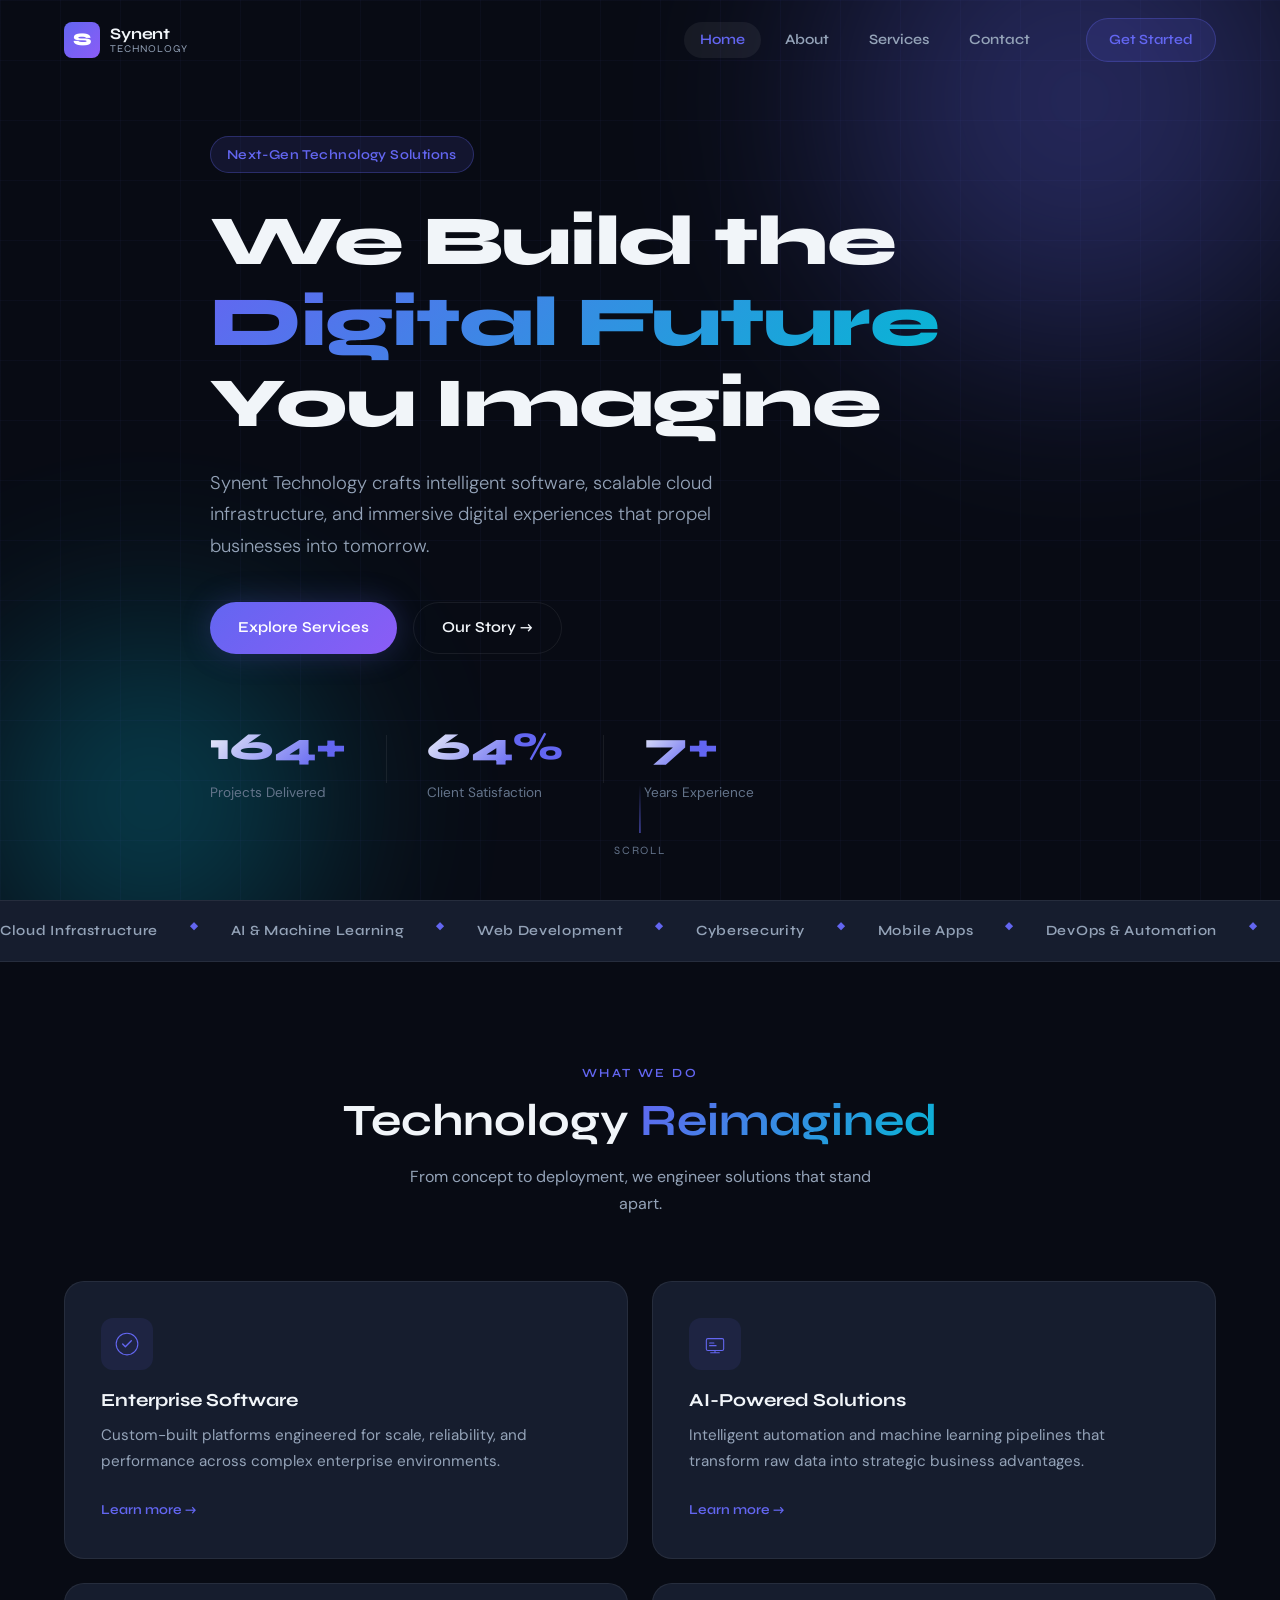
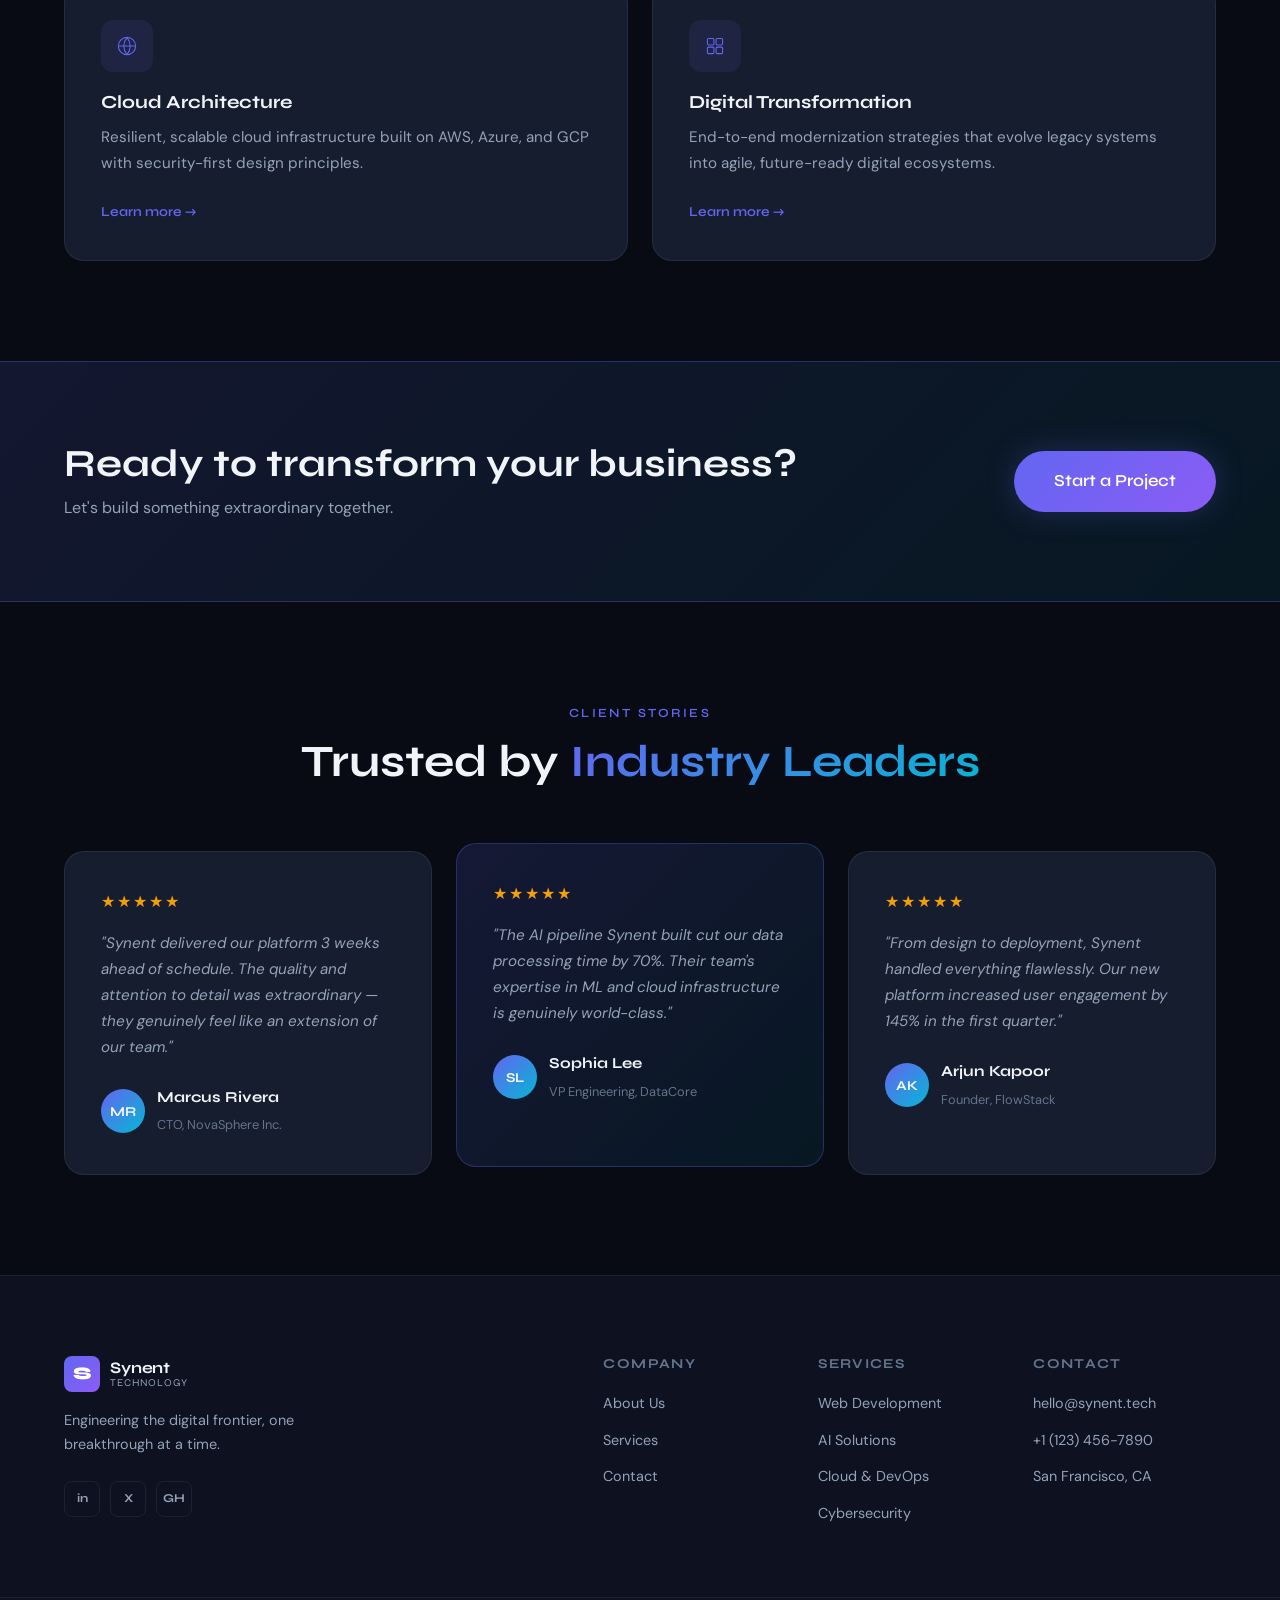
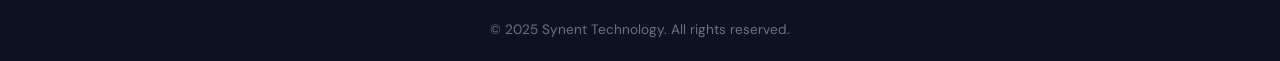
<file: index.html>
<!DOCTYPE html>
<html lang="en">
<head>
  <meta charset="UTF-8" />
  <meta name="viewport" content="width=device-width, initial-scale=1.0" />
  <title>Synent Technology — Home</title>
  <link rel="stylesheet" href="style.css" />
  <link href="https://fonts.googleapis.com/css2?family=Syne:wght@400;600;700;800&family=DM+Sans:ital,wght@0,300;0,400;0,500;1,300&display=swap" rel="stylesheet" />
</head>
<body class="page-home">

  <!-- NAV -->
  <header class="site-header" id="site-header">
    <div class="container nav-inner">
      <a href="index.html" class="logo">
        <span class="logo-mark">S</span>
        <span class="logo-text">Synent<em>Technology</em></span>
      </a>
      <nav class="nav-links" id="nav-links">
        <a href="index.html" class="nav-link active">Home</a>
        <a href="about.html" class="nav-link">About</a>
        <a href="services.html" class="nav-link">Services</a>
        <a href="contact.html" class="nav-link">Contact</a>
      </nav>
      <a href="contact.html" class="btn btn-nav">Get Started</a>
      <button class="hamburger" id="hamburger" aria-label="Menu">
        <span></span><span></span><span></span>
      </button>
    </div>
  </header>

  <!-- HERO -->
  <section class="hero">
    <div class="hero-bg">
      <div class="orb orb-1"></div>
      <div class="orb orb-2"></div>
      <div class="grid-overlay"></div>
    </div>
    <div class="container hero-content">
      <div class="hero-badge reveal">Next-Gen Technology Solutions</div>
      <h1 class="hero-title reveal">
        We Build the<br/>
        <span class="gradient-text">Digital Future</span><br/>
        You Imagine
      </h1>
      <p class="hero-sub reveal">
        Synent Technology crafts intelligent software, scalable cloud infrastructure,
        and immersive digital experiences that propel businesses into tomorrow.
      </p>
      <div class="hero-cta reveal">
        <a href="services.html" class="btn btn-primary">Explore Services</a>
        <a href="about.html" class="btn btn-ghost">Our Story →</a>
      </div>
      <div class="hero-stats reveal">
        <div class="stat"><span class="stat-num" data-target="250">0</span><span>+</span><p>Projects Delivered</p></div>
        <div class="stat-divider"></div>
        <div class="stat"><span class="stat-num" data-target="98">0</span><span>%</span><p>Client Satisfaction</p></div>
        <div class="stat-divider"></div>
        <div class="stat"><span class="stat-num" data-target="12">0</span><span>+</span><p>Years Experience</p></div>
      </div>
    </div>
    <div class="hero-scroll-indicator">
      <div class="scroll-line"></div>
      <span>Scroll</span>
    </div>
  </section>

  <!-- MARQUEE -->
  <div class="marquee-band">
    <div class="marquee-track">
      <span>Cloud Infrastructure</span><span class="dot">◆</span>
      <span>AI & Machine Learning</span><span class="dot">◆</span>
      <span>Web Development</span><span class="dot">◆</span>
      <span>Cybersecurity</span><span class="dot">◆</span>
      <span>Mobile Apps</span><span class="dot">◆</span>
      <span>DevOps & Automation</span><span class="dot">◆</span>
      <span>UI/UX Design</span><span class="dot">◆</span>
      <span>Data Analytics</span><span class="dot">◆</span>
      <!-- repeat -->
      <span>Cloud Infrastructure</span><span class="dot">◆</span>
      <span>AI & Machine Learning</span><span class="dot">◆</span>
      <span>Web Development</span><span class="dot">◆</span>
      <span>Cybersecurity</span><span class="dot">◆</span>
      <span>Mobile Apps</span><span class="dot">◆</span>
      <span>DevOps & Automation</span><span class="dot">◆</span>
      <span>UI/UX Design</span><span class="dot">◆</span>
      <span>Data Analytics</span><span class="dot">◆</span>
    </div>
  </div>

  <!-- FEATURES -->
  <section class="section features-section">
    <div class="container">
      <div class="section-header">
        <p class="section-tag">What We Do</p>
        <h2 class="section-title">Technology <span class="gradient-text">Reimagined</span></h2>
        <p class="section-sub">From concept to deployment, we engineer solutions that stand apart.</p>
      </div>
      <div class="features-grid">
        <div class="feature-card reveal-card">
          <div class="feature-icon">
            <svg viewBox="0 0 48 48" fill="none"><circle cx="24" cy="24" r="20" stroke="currentColor" stroke-width="2"/><path d="M16 24l5 5 11-11" stroke="currentColor" stroke-width="2.5" stroke-linecap="round" stroke-linejoin="round"/></svg>
          </div>
          <h3>Enterprise Software</h3>
          <p>Custom-built platforms engineered for scale, reliability, and performance across complex enterprise environments.</p>
          <a href="services.html" class="card-link">Learn more →</a>
        </div>
        <div class="feature-card reveal-card">
          <div class="feature-icon">
            <svg viewBox="0 0 48 48" fill="none"><rect x="8" y="14" width="32" height="22" rx="3" stroke="currentColor" stroke-width="2"/><path d="M24 36v4M16 40h16" stroke="currentColor" stroke-width="2" stroke-linecap="round"/><path d="M14 22h8M14 27h12" stroke="currentColor" stroke-width="2" stroke-linecap="round"/></svg>
          </div>
          <h3>AI-Powered Solutions</h3>
          <p>Intelligent automation and machine learning pipelines that transform raw data into strategic business advantages.</p>
          <a href="services.html" class="card-link">Learn more →</a>
        </div>
        <div class="feature-card reveal-card">
          <div class="feature-icon">
            <svg viewBox="0 0 48 48" fill="none"><path d="M24 8C15.2 8 8 15.2 8 24s7.2 16 16 16 16-7.2 16-16S32.8 8 24 8z" stroke="currentColor" stroke-width="2"/><path d="M8 24h32M24 8c-4 5-6 10-6 16s2 11 6 16M24 8c4 5 6 10 6 16s-2 11-6 16" stroke="currentColor" stroke-width="2"/></svg>
          </div>
          <h3>Cloud Architecture</h3>
          <p>Resilient, scalable cloud infrastructure built on AWS, Azure, and GCP with security-first design principles.</p>
          <a href="services.html" class="card-link">Learn more →</a>
        </div>
        <div class="feature-card reveal-card">
          <div class="feature-icon">
            <svg viewBox="0 0 48 48" fill="none"><rect x="10" y="10" width="12" height="12" rx="2" stroke="currentColor" stroke-width="2"/><rect x="26" y="10" width="12" height="12" rx="2" stroke="currentColor" stroke-width="2"/><rect x="10" y="26" width="12" height="12" rx="2" stroke="currentColor" stroke-width="2"/><rect x="26" y="26" width="12" height="12" rx="2" stroke="currentColor" stroke-width="2"/></svg>
          </div>
          <h3>Digital Transformation</h3>
          <p>End-to-end modernization strategies that evolve legacy systems into agile, future-ready digital ecosystems.</p>
          <a href="services.html" class="card-link">Learn more →</a>
        </div>
      </div>
    </div>
  </section>

  <!-- CTA BANNER -->
  <section class="cta-band">
    <div class="container cta-inner">
      <div class="cta-text">
        <h2>Ready to transform your business?</h2>
        <p>Let's build something extraordinary together.</p>
      </div>
      <a href="contact.html" class="btn btn-primary btn-lg">Start a Project</a>
    </div>
  </section>

  <!-- TESTIMONIAL -->
  <section class="section testimonials-section">
    <div class="container">
      <div class="section-header">
        <p class="section-tag">Client Stories</p>
        <h2 class="section-title">Trusted by <span class="gradient-text">Industry Leaders</span></h2>
      </div>
      <div class="testimonials-grid">
        <div class="testimonial-card">
          <div class="stars">★★★★★</div>
          <p>"Synent delivered our platform 3 weeks ahead of schedule. The quality and attention to detail was extraordinary — they genuinely feel like an extension of our team."</p>
          <div class="testimonial-author">
            <div class="author-avatar">MR</div>
            <div><strong>Marcus Rivera</strong><span>CTO, NovaSphere Inc.</span></div>
          </div>
        </div>
        <div class="testimonial-card testimonial-featured">
          <div class="stars">★★★★★</div>
          <p>"The AI pipeline Synent built cut our data processing time by 70%. Their team's expertise in ML and cloud infrastructure is genuinely world-class."</p>
          <div class="testimonial-author">
            <div class="author-avatar">SL</div>
            <div><strong>Sophia Lee</strong><span>VP Engineering, DataCore</span></div>
          </div>
        </div>
        <div class="testimonial-card">
          <div class="stars">★★★★★</div>
          <p>"From design to deployment, Synent handled everything flawlessly. Our new platform increased user engagement by 145% in the first quarter."</p>
          <div class="testimonial-author">
            <div class="author-avatar">AK</div>
            <div><strong>Arjun Kapoor</strong><span>Founder, FlowStack</span></div>
          </div>
        </div>
      </div>
    </div>
  </section>

  <!-- FOOTER -->
  <footer class="site-footer">
    <div class="container footer-inner">
      <div class="footer-brand">
        <a href="index.html" class="logo">
          <span class="logo-mark">S</span>
          <span class="logo-text">Synent<em>Technology</em></span>
        </a>
        <p>Engineering the digital frontier, one breakthrough at a time.</p>
        <div class="social-links">
          <a href="#" aria-label="LinkedIn">in</a>
          <a href="#" aria-label="Twitter">X</a>
          <a href="#" aria-label="GitHub">GH</a>
        </div>
      </div>
      <div class="footer-links">
        <div class="footer-col">
          <h4>Company</h4>
          <a href="about.html">About Us</a>
          <a href="services.html">Services</a>
          <a href="contact.html">Contact</a>
        </div>
        <div class="footer-col">
          <h4>Services</h4>
          <a href="services.html">Web Development</a>
          <a href="services.html">AI Solutions</a>
          <a href="services.html">Cloud & DevOps</a>
          <a href="services.html">Cybersecurity</a>
        </div>
        <div class="footer-col">
          <h4>Contact</h4>
          <a href="mailto:hello@synent.tech">hello@synent.tech</a>
          <a href="tel:+11234567890">+1 (123) 456-7890</a>
          <span>San Francisco, CA</span>
        </div>
      </div>
    </div>
    <div class="footer-bottom">
      <p>© 2025 Synent Technology. All rights reserved.</p>
    </div>
  </footer>

  <script src="script.js"></script>
</body>
</html>
</file>
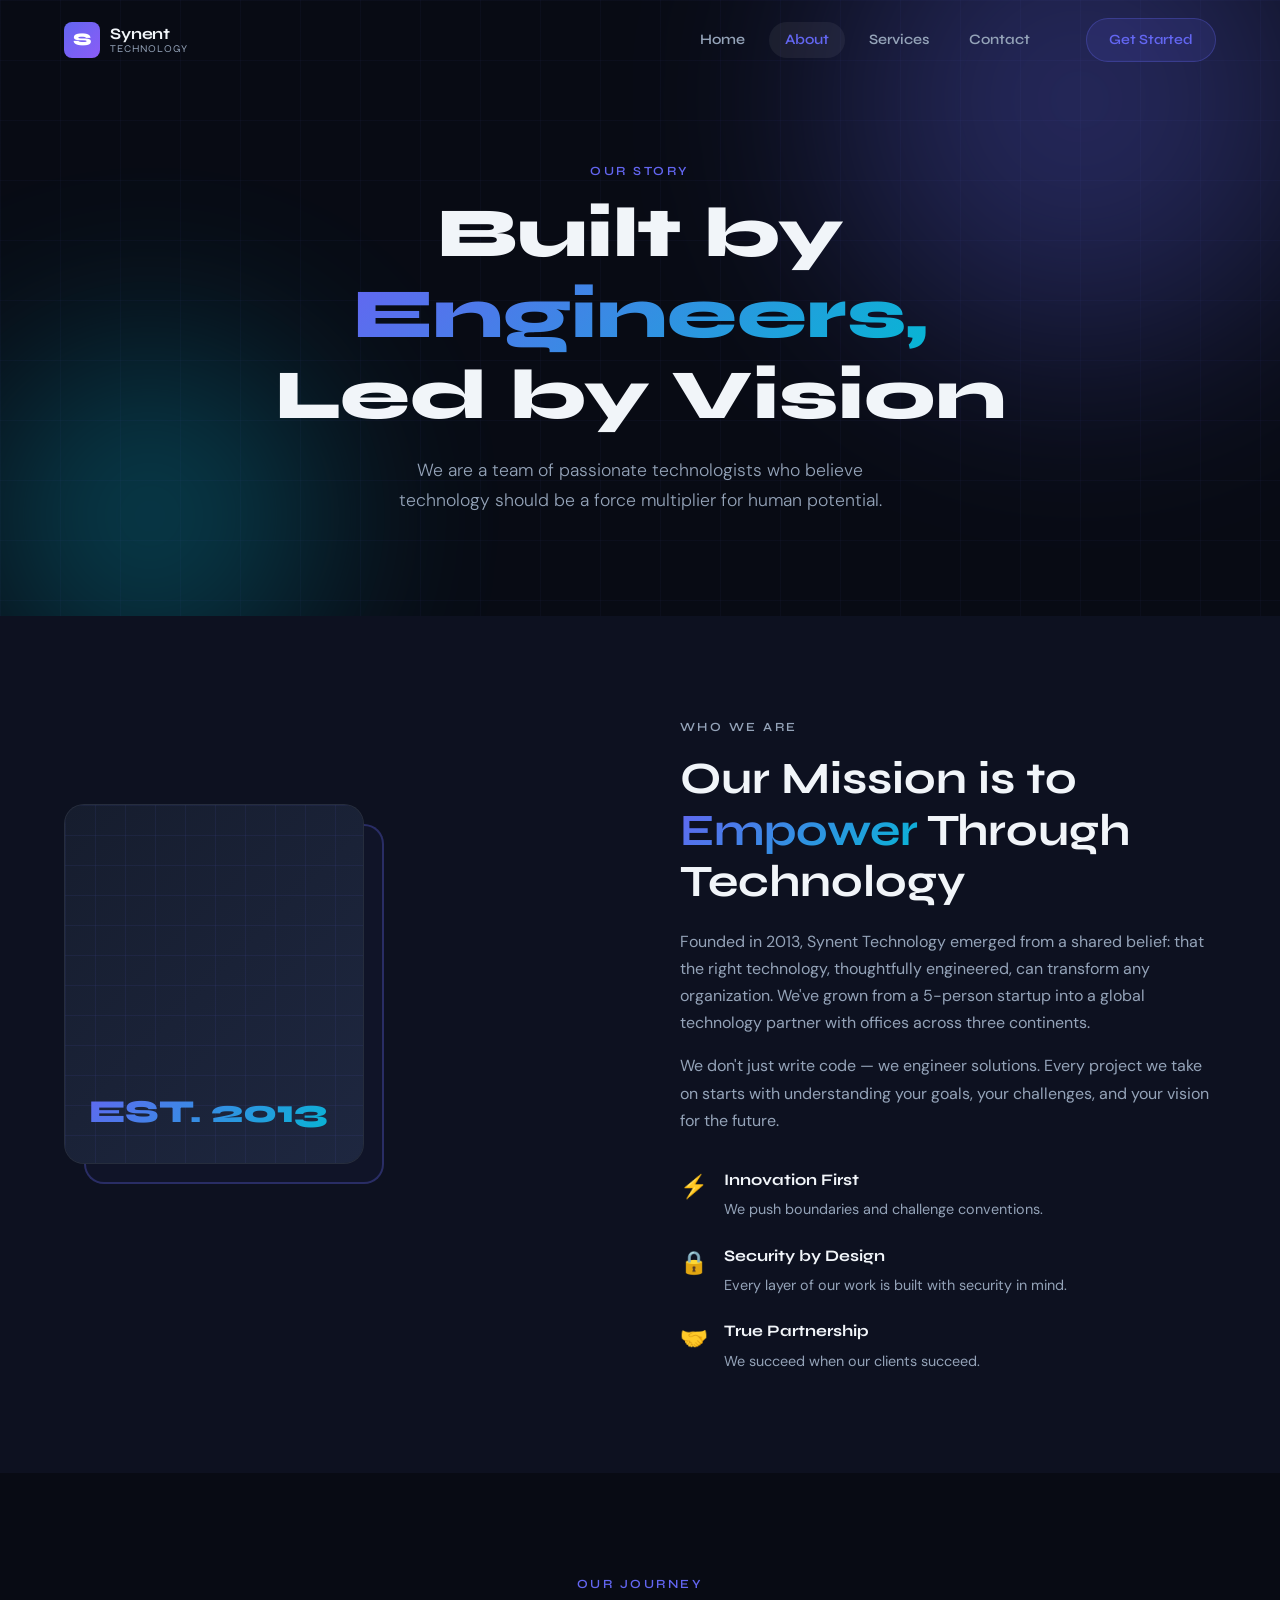
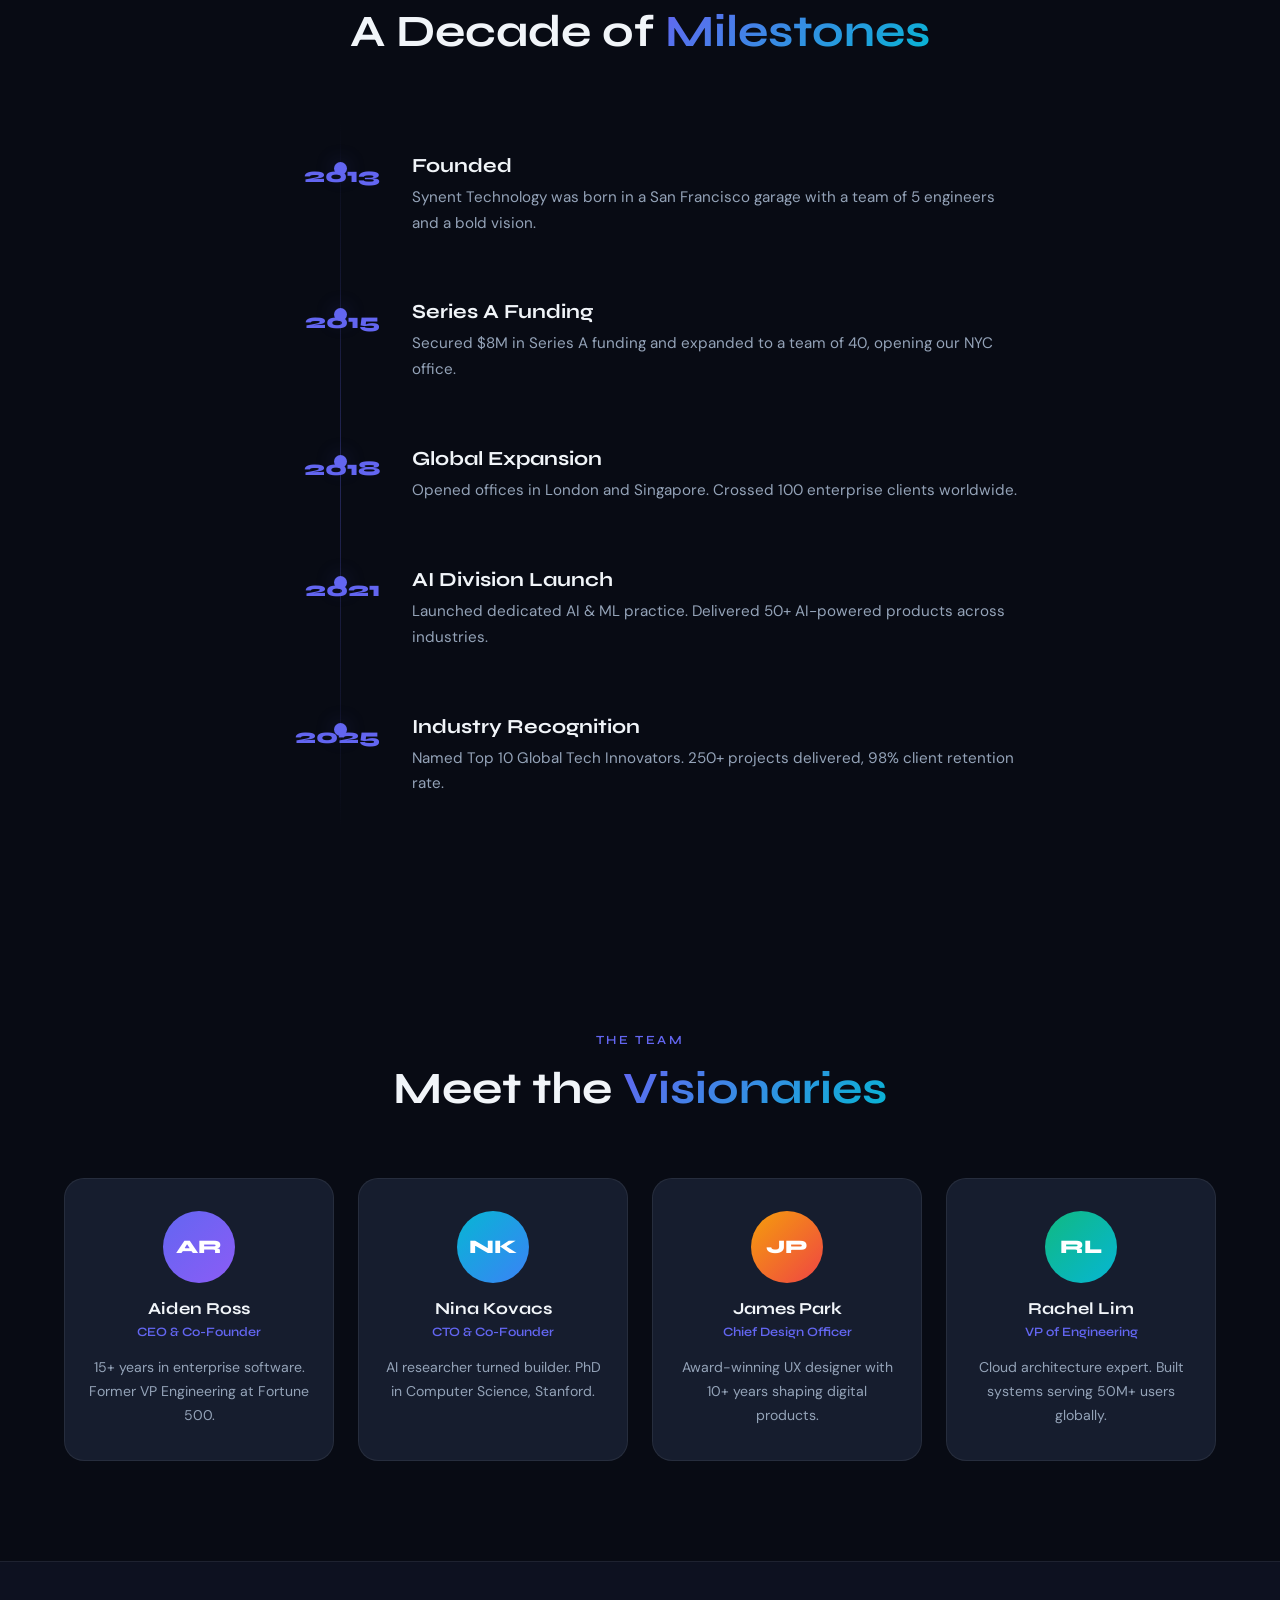
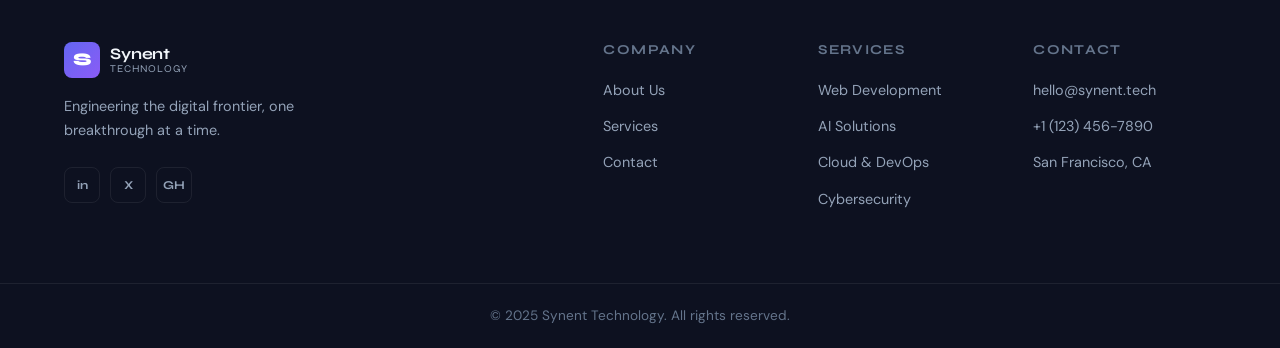
<file: About.html>
<!DOCTYPE html>
<html lang="en">
<head>
  <meta charset="UTF-8" />
  <meta name="viewport" content="width=device-width, initial-scale=1.0" />
  <title>Synent Technology — About</title>
  <link rel="stylesheet" href="style.css" />
  <link href="https://fonts.googleapis.com/css2?family=Syne:wght@400;600;700;800&family=DM+Sans:ital,wght@0,300;0,400;0,500;1,300&display=swap" rel="stylesheet" />
</head>
<body class="page-about">

  <!-- NAV -->
  <header class="site-header" id="site-header">
    <div class="container nav-inner">
      <a href="index.html" class="logo">
        <span class="logo-mark">S</span>
        <span class="logo-text">Synent<em>Technology</em></span>
      </a>
      <nav class="nav-links" id="nav-links">
        <a href="index.html" class="nav-link">Home</a>
        <a href="about.html" class="nav-link active">About</a>
        <a href="services.html" class="nav-link">Services</a>
        <a href="contact.html" class="nav-link">Contact</a>
      </nav>
      <a href="contact.html" class="btn btn-nav">Get Started</a>
      <button class="hamburger" id="hamburger" aria-label="Menu">
        <span></span><span></span><span></span>
      </button>
    </div>
  </header>

  <!-- PAGE HERO -->
  <section class="page-hero">
    <div class="hero-bg">
      <div class="orb orb-1"></div>
      <div class="orb orb-2"></div>
      <div class="grid-overlay"></div>
    </div>
    <div class="container page-hero-content">
      <p class="section-tag reveal">Our Story</p>
      <h1 class="page-hero-title reveal">
        Built by <span class="gradient-text">Engineers,</span><br/>Led by Vision
      </h1>
      <p class="page-hero-sub reveal">We are a team of passionate technologists who believe technology should be a force multiplier for human potential.</p>
    </div>
  </section>

  <!-- MISSION -->
  <section class="section mission-section">
    <div class="container mission-grid">
      <div class="mission-visual">
        <div class="mission-image-wrap">
          <div class="mission-accent-box"></div>
          <div class="mission-photo">
            <div class="mission-photo-inner">
              <div class="mission-pattern"></div>
              <div class="mission-overlay-text">EST. 2013</div>
            </div>
          </div>
        </div>
      </div>
      <div class="mission-content">
        <p class="section-tag">Who We Are</p>
        <h2>Our Mission is to <span class="gradient-text">Empower</span> Through Technology</h2>
        <p>Founded in 2013, Synent Technology emerged from a shared belief: that the right technology, thoughtfully engineered, can transform any organization. We've grown from a 5-person startup into a global technology partner with offices across three continents.</p>
        <p>We don't just write code — we engineer solutions. Every project we take on starts with understanding your goals, your challenges, and your vision for the future.</p>
        <div class="mission-values">
          <div class="value-item"><span class="value-icon">⚡</span><div><strong>Innovation First</strong><p>We push boundaries and challenge conventions.</p></div></div>
          <div class="value-item"><span class="value-icon">🔒</span><div><strong>Security by Design</strong><p>Every layer of our work is built with security in mind.</p></div></div>
          <div class="value-item"><span class="value-icon">🤝</span><div><strong>True Partnership</strong><p>We succeed when our clients succeed.</p></div></div>
        </div>
      </div>
    </div>
  </section>

  <!-- TIMELINE -->
  <section class="section timeline-section">
    <div class="container">
      <div class="section-header">
        <p class="section-tag">Our Journey</p>
        <h2 class="section-title">A Decade of <span class="gradient-text">Milestones</span></h2>
      </div>
      <div class="timeline">
        <div class="timeline-item reveal-card">
          <div class="timeline-year">2013</div>
          <div class="timeline-content">
            <h3>Founded</h3>
            <p>Synent Technology was born in a San Francisco garage with a team of 5 engineers and a bold vision.</p>
          </div>
        </div>
        <div class="timeline-item reveal-card">
          <div class="timeline-year">2015</div>
          <div class="timeline-content">
            <h3>Series A Funding</h3>
            <p>Secured $8M in Series A funding and expanded to a team of 40, opening our NYC office.</p>
          </div>
        </div>
        <div class="timeline-item reveal-card">
          <div class="timeline-year">2018</div>
          <div class="timeline-content">
            <h3>Global Expansion</h3>
            <p>Opened offices in London and Singapore. Crossed 100 enterprise clients worldwide.</p>
          </div>
        </div>
        <div class="timeline-item reveal-card">
          <div class="timeline-year">2021</div>
          <div class="timeline-content">
            <h3>AI Division Launch</h3>
            <p>Launched dedicated AI & ML practice. Delivered 50+ AI-powered products across industries.</p>
          </div>
        </div>
        <div class="timeline-item reveal-card">
          <div class="timeline-year">2025</div>
          <div class="timeline-content">
            <h3>Industry Recognition</h3>
            <p>Named Top 10 Global Tech Innovators. 250+ projects delivered, 98% client retention rate.</p>
          </div>
        </div>
      </div>
    </div>
  </section>

  <!-- TEAM -->
  <section class="section team-section">
    <div class="container">
      <div class="section-header">
        <p class="section-tag">The Team</p>
        <h2 class="section-title">Meet the <span class="gradient-text">Visionaries</span></h2>
      </div>
      <div class="team-grid">
        <div class="team-card reveal-card">
          <div class="team-avatar" style="background: linear-gradient(135deg, #6366f1, #8b5cf6);">AR</div>
          <h3>Aiden Ross</h3>
          <p class="team-role">CEO & Co-Founder</p>
          <p class="team-bio">15+ years in enterprise software. Former VP Engineering at Fortune 500.</p>
        </div>
        <div class="team-card reveal-card">
          <div class="team-avatar" style="background: linear-gradient(135deg, #06b6d4, #3b82f6);">NK</div>
          <h3>Nina Kovacs</h3>
          <p class="team-role">CTO & Co-Founder</p>
          <p class="team-bio">AI researcher turned builder. PhD in Computer Science, Stanford.</p>
        </div>
        <div class="team-card reveal-card">
          <div class="team-avatar" style="background: linear-gradient(135deg, #f59e0b, #ef4444);">JP</div>
          <h3>James Park</h3>
          <p class="team-role">Chief Design Officer</p>
          <p class="team-bio">Award-winning UX designer with 10+ years shaping digital products.</p>
        </div>
        <div class="team-card reveal-card">
          <div class="team-avatar" style="background: linear-gradient(135deg, #10b981, #06b6d4);">RL</div>
          <h3>Rachel Lim</h3>
          <p class="team-role">VP of Engineering</p>
          <p class="team-bio">Cloud architecture expert. Built systems serving 50M+ users globally.</p>
        </div>
      </div>
    </div>
  </section>

  <!-- FOOTER -->
  <footer class="site-footer">
    <div class="container footer-inner">
      <div class="footer-brand">
        <a href="index.html" class="logo">
          <span class="logo-mark">S</span>
          <span class="logo-text">Synent<em>Technology</em></span>
        </a>
        <p>Engineering the digital frontier, one breakthrough at a time.</p>
        <div class="social-links">
          <a href="#" aria-label="LinkedIn">in</a>
          <a href="#" aria-label="Twitter">X</a>
          <a href="#" aria-label="GitHub">GH</a>
        </div>
      </div>
      <div class="footer-links">
        <div class="footer-col">
          <h4>Company</h4>
          <a href="about.html">About Us</a>
          <a href="services.html">Services</a>
          <a href="contact.html">Contact</a>
        </div>
        <div class="footer-col">
          <h4>Services</h4>
          <a href="services.html">Web Development</a>
          <a href="services.html">AI Solutions</a>
          <a href="services.html">Cloud & DevOps</a>
          <a href="services.html">Cybersecurity</a>
        </div>
        <div class="footer-col">
          <h4>Contact</h4>
          <a href="mailto:hello@synent.tech">hello@synent.tech</a>
          <a href="tel:+11234567890">+1 (123) 456-7890</a>
          <span>San Francisco, CA</span>
        </div>
      </div>
    </div>
    <div class="footer-bottom">
      <p>© 2025 Synent Technology. All rights reserved.</p>
    </div>
  </footer>

  <script src="script.js"></script>
</body>
</html>
</file>
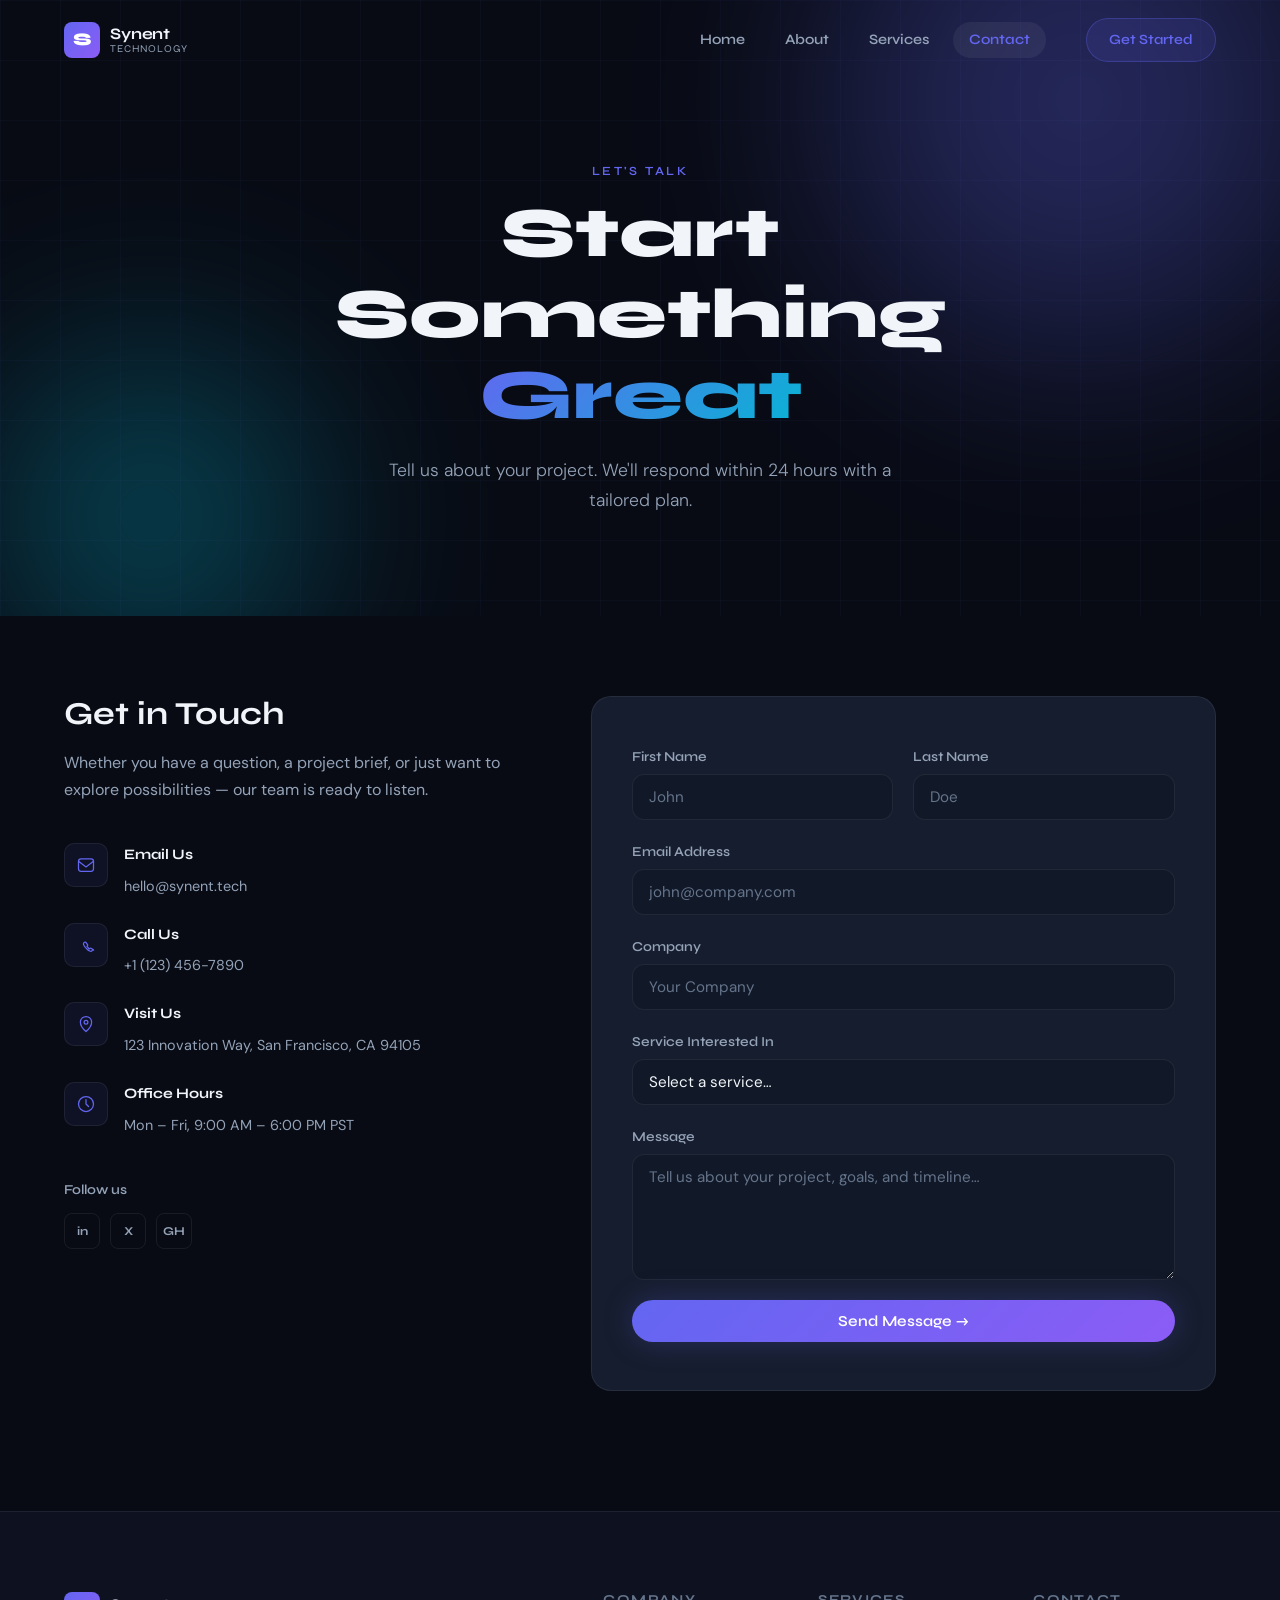
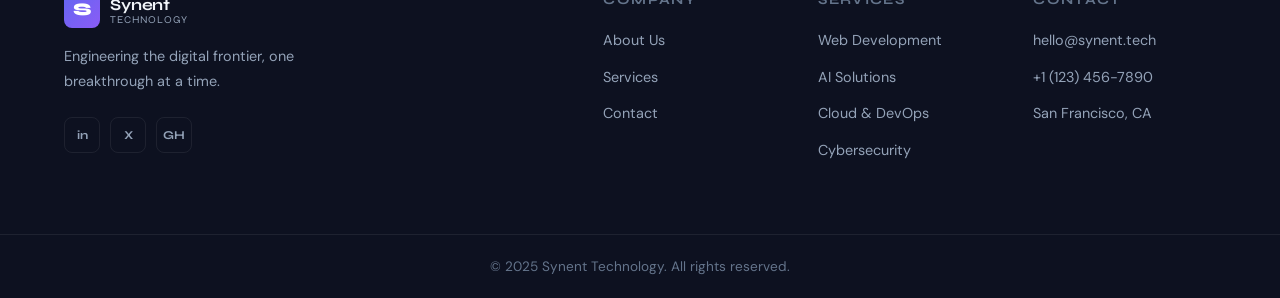
<file: Contact.html>
<!DOCTYPE html>
<html lang="en">
<head>
  <meta charset="UTF-8" />
  <meta name="viewport" content="width=device-width, initial-scale=1.0" />
  <title>Synent Technology — Contact</title>
  <link rel="stylesheet" href="style.css" />
  <link href="https://fonts.googleapis.com/css2?family=Syne:wght@400;600;700;800&family=DM+Sans:ital,wght@0,300;0,400;0,500;1,300&display=swap" rel="stylesheet" />
</head>
<body class="page-contact">

  <!-- NAV -->
  <header class="site-header" id="site-header">
    <div class="container nav-inner">
      <a href="index.html" class="logo">
        <span class="logo-mark">S</span>
        <span class="logo-text">Synent<em>Technology</em></span>
      </a>
      <nav class="nav-links" id="nav-links">
        <a href="index.html" class="nav-link">Home</a>
        <a href="about.html" class="nav-link">About</a>
        <a href="services.html" class="nav-link">Services</a>
        <a href="contact.html" class="nav-link active">Contact</a>
      </nav>
      <a href="contact.html" class="btn btn-nav">Get Started</a>
      <button class="hamburger" id="hamburger" aria-label="Menu">
        <span></span><span></span><span></span>
      </button>
    </div>
  </header>

  <!-- PAGE HERO -->
  <section class="page-hero">
    <div class="hero-bg">
      <div class="orb orb-1"></div>
      <div class="orb orb-2"></div>
      <div class="grid-overlay"></div>
    </div>
    <div class="container page-hero-content">
      <p class="section-tag reveal">Let's Talk</p>
      <h1 class="page-hero-title reveal">
        Start Something <span class="gradient-text">Great</span>
      </h1>
      <p class="page-hero-sub reveal">Tell us about your project. We'll respond within 24 hours with a tailored plan.</p>
    </div>
  </section>

  <!-- CONTACT SECTION -->
  <section class="section contact-section">
    <div class="container contact-grid">

      <!-- INFO -->
      <div class="contact-info">
        <h2>Get in Touch</h2>
        <p>Whether you have a question, a project brief, or just want to explore possibilities — our team is ready to listen.</p>

        <div class="contact-items">
          <div class="contact-item">
            <div class="contact-item-icon">
              <svg viewBox="0 0 32 32" fill="none"><path d="M28 10c0-2.2-1.8-4-4-4H8C5.8 6 4 7.8 4 10v12c0 2.2 1.8 4 4 4h16c2.2 0 4-1.8 4-4V10z" stroke="currentColor" stroke-width="2"/><path d="M4 10l12 9 12-9" stroke="currentColor" stroke-width="2" stroke-linecap="round"/></svg>
            </div>
            <div>
              <strong>Email Us</strong>
              <a href="mailto:hello@synent.tech">hello@synent.tech</a>
            </div>
          </div>
          <div class="contact-item">
            <div class="contact-item-icon">
              <svg viewBox="0 0 32 32" fill="none"><path d="M27 22.3c0 .5-.1 1-.3 1.4-.2.5-.5.9-.9 1.3-.6.7-1.3 1-2.1 1-.5 0-1.1-.1-1.7-.4-1.3-.6-2.6-1.4-3.8-2.5a32 32 0 01-3.3-3.3 22 22 0 01-2.5-3.9c-.3-.6-.4-1.2-.4-1.7 0-.7.2-1.4.7-2 .5-.6 1.2-1 1.9-1 .3 0 .6.1.8.2.3.1.5.4.7.7l2.3 3.3c.2.3.3.5.3.8 0 .3-.1.6-.3.9l-.8.9c0 .1 0 .1.1.2.2.4.5.8.9 1.3.5.6 1 1.2 1.6 1.7.5.5 1 .9 1.3 1.1h.1l.9-.9c.3-.3.6-.4.9-.4.2 0 .5.1.7.2l3.3 2.3c.3.2.5.4.6.7.1.3.1.5.1.8z" stroke="currentColor" stroke-width="2"/></svg>
            </div>
            <div>
              <strong>Call Us</strong>
              <a href="tel:+11234567890">+1 (123) 456-7890</a>
            </div>
          </div>
          <div class="contact-item">
            <div class="contact-item-icon">
              <svg viewBox="0 0 32 32" fill="none"><path d="M16 4C11 4 7 8 7 13c0 7 9 15 9 15s9-8 9-15c0-5-4-9-9-9z" stroke="currentColor" stroke-width="2"/><circle cx="16" cy="13" r="3" stroke="currentColor" stroke-width="2"/></svg>
            </div>
            <div>
              <strong>Visit Us</strong>
              <span>123 Innovation Way, San Francisco, CA 94105</span>
            </div>
          </div>
          <div class="contact-item">
            <div class="contact-item-icon">
              <svg viewBox="0 0 32 32" fill="none"><circle cx="16" cy="16" r="12" stroke="currentColor" stroke-width="2"/><path d="M16 9v7l4 4" stroke="currentColor" stroke-width="2" stroke-linecap="round" stroke-linejoin="round"/></svg>
            </div>
            <div>
              <strong>Office Hours</strong>
              <span>Mon – Fri, 9:00 AM – 6:00 PM PST</span>
            </div>
          </div>
        </div>

        <div class="contact-social">
          <p>Follow us</p>
          <div class="social-links">
            <a href="#" aria-label="LinkedIn">in</a>
            <a href="#" aria-label="Twitter">X</a>
            <a href="#" aria-label="GitHub">GH</a>
          </div>
        </div>
      </div>

      <!-- FORM -->
      <div class="contact-form-wrap reveal-card">
        <form class="contact-form" id="contact-form" novalidate>
          <div class="form-row">
            <div class="form-group">
              <label for="fname">First Name</label>
              <input type="text" id="fname" name="fname" placeholder="John" required />
            </div>
            <div class="form-group">
              <label for="lname">Last Name</label>
              <input type="text" id="lname" name="lname" placeholder="Doe" required />
            </div>
          </div>
          <div class="form-group">
            <label for="email">Email Address</label>
            <input type="email" id="email" name="email" placeholder="john@company.com" required />
          </div>
          <div class="form-group">
            <label for="company">Company</label>
            <input type="text" id="company" name="company" placeholder="Your Company" />
          </div>
          <div class="form-group">
            <label for="service">Service Interested In</label>
            <select id="service" name="service">
              <option value="">Select a service…</option>
              <option>Web & App Development</option>
              <option>AI & Machine Learning</option>
              <option>Cloud & DevOps</option>
              <option>Cybersecurity</option>
              <option>UI/UX Design</option>
              <option>Data & Analytics</option>
              <option>Other / Not Sure</option>
            </select>
          </div>
          <div class="form-group">
            <label for="message">Message</label>
            <textarea id="message" name="message" rows="5" placeholder="Tell us about your project, goals, and timeline…" required></textarea>
          </div>
          <button type="submit" class="btn btn-primary btn-full">Send Message →</button>
          <div class="form-success" id="form-success">
            <svg viewBox="0 0 24 24" fill="none"><circle cx="12" cy="12" r="10" stroke="#10b981" stroke-width="2"/><path d="M7 12l4 4 6-7" stroke="#10b981" stroke-width="2" stroke-linecap="round" stroke-linejoin="round"/></svg>
            <p>Thank you! We'll be in touch within 24 hours.</p>
          </div>
        </form>
      </div>

    </div>
  </section>

  <!-- FOOTER -->
  <footer class="site-footer">
    <div class="container footer-inner">
      <div class="footer-brand">
        <a href="index.html" class="logo">
          <span class="logo-mark">S</span>
          <span class="logo-text">Synent<em>Technology</em></span>
        </a>
        <p>Engineering the digital frontier, one breakthrough at a time.</p>
        <div class="social-links">
          <a href="#" aria-label="LinkedIn">in</a>
          <a href="#" aria-label="Twitter">X</a>
          <a href="#" aria-label="GitHub">GH</a>
        </div>
      </div>
      <div class="footer-links">
        <div class="footer-col">
          <h4>Company</h4>
          <a href="about.html">About Us</a>
          <a href="services.html">Services</a>
          <a href="contact.html">Contact</a>
        </div>
        <div class="footer-col">
          <h4>Services</h4>
          <a href="services.html">Web Development</a>
          <a href="services.html">AI Solutions</a>
          <a href="services.html">Cloud & DevOps</a>
          <a href="services.html">Cybersecurity</a>
        </div>
        <div class="footer-col">
          <h4>Contact</h4>
          <a href="mailto:hello@synent.tech">hello@synent.tech</a>
          <a href="tel:+11234567890">+1 (123) 456-7890</a>
          <span>San Francisco, CA</span>
        </div>
      </div>
    </div>
    <div class="footer-bottom">
      <p>© 2025 Synent Technology. All rights reserved.</p>
    </div>
  </footer>

  <script src="script.js"></script>
</body>
</html>
</file>
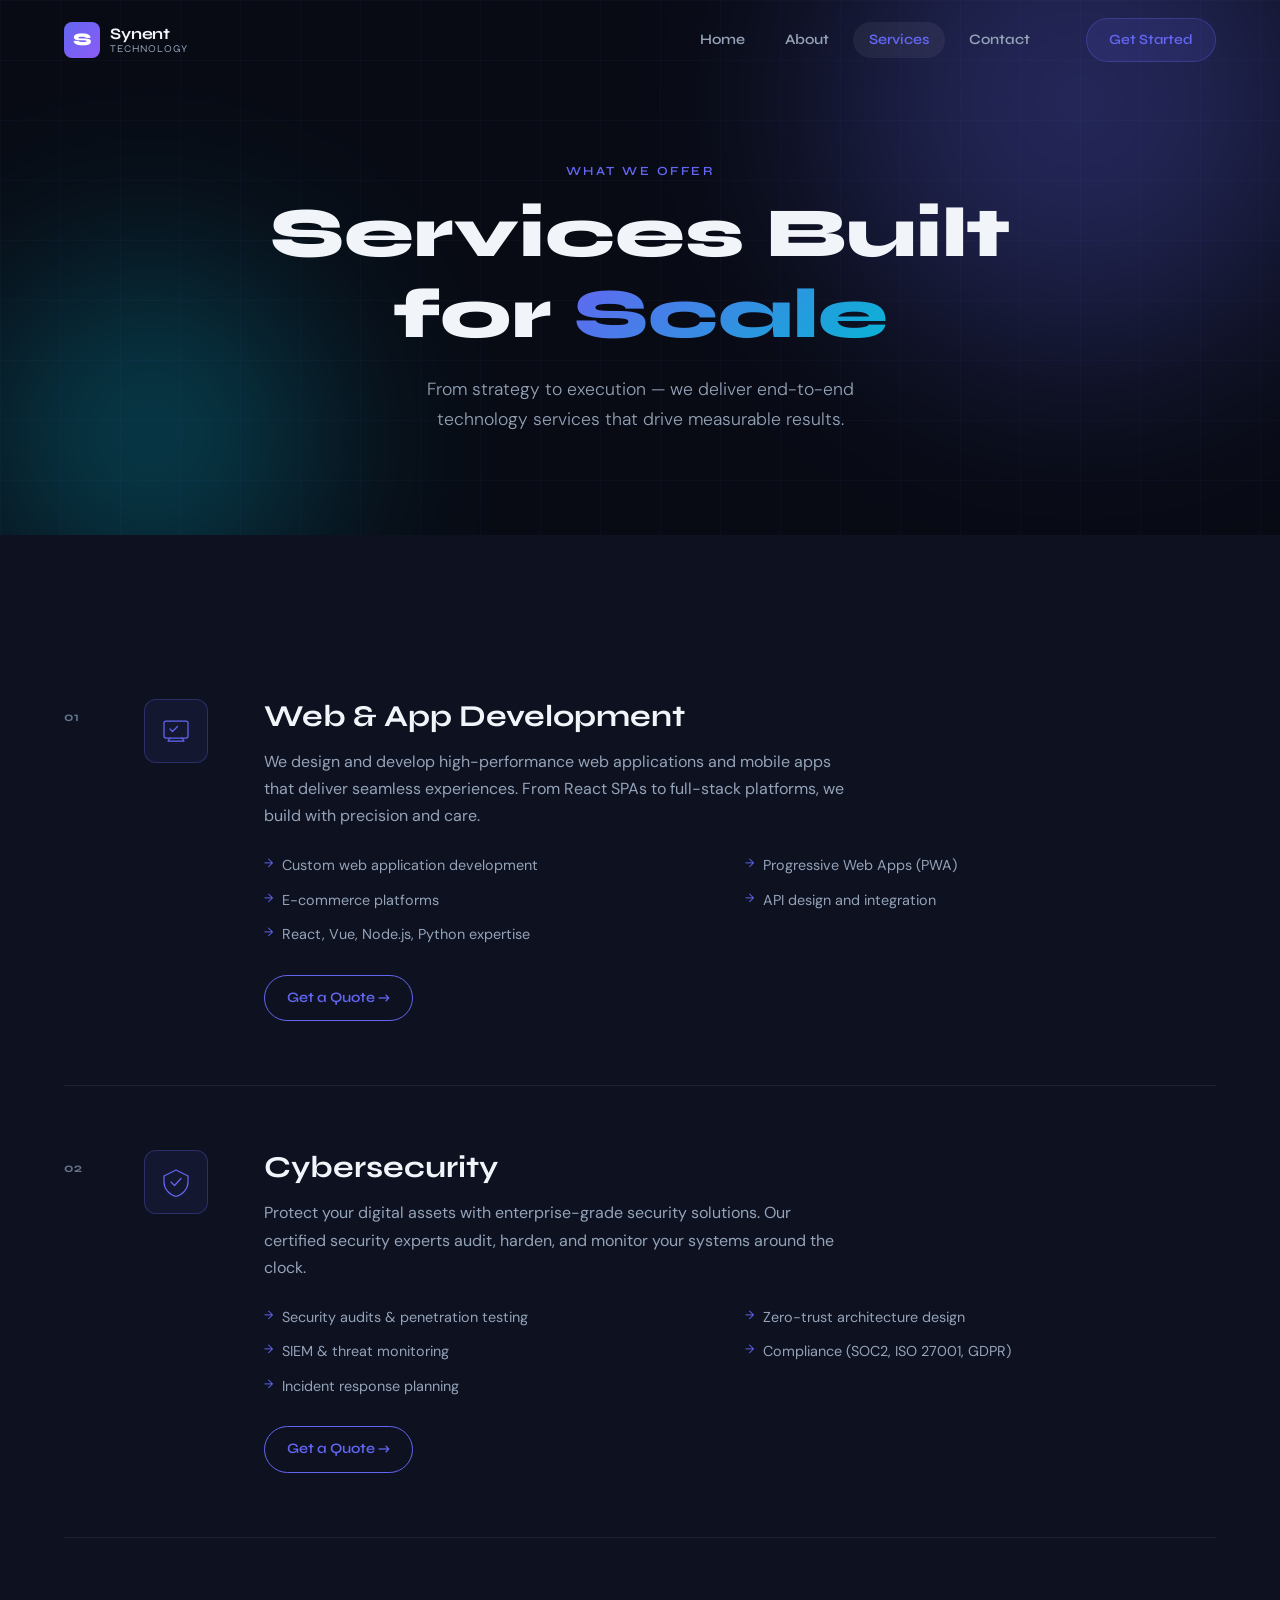
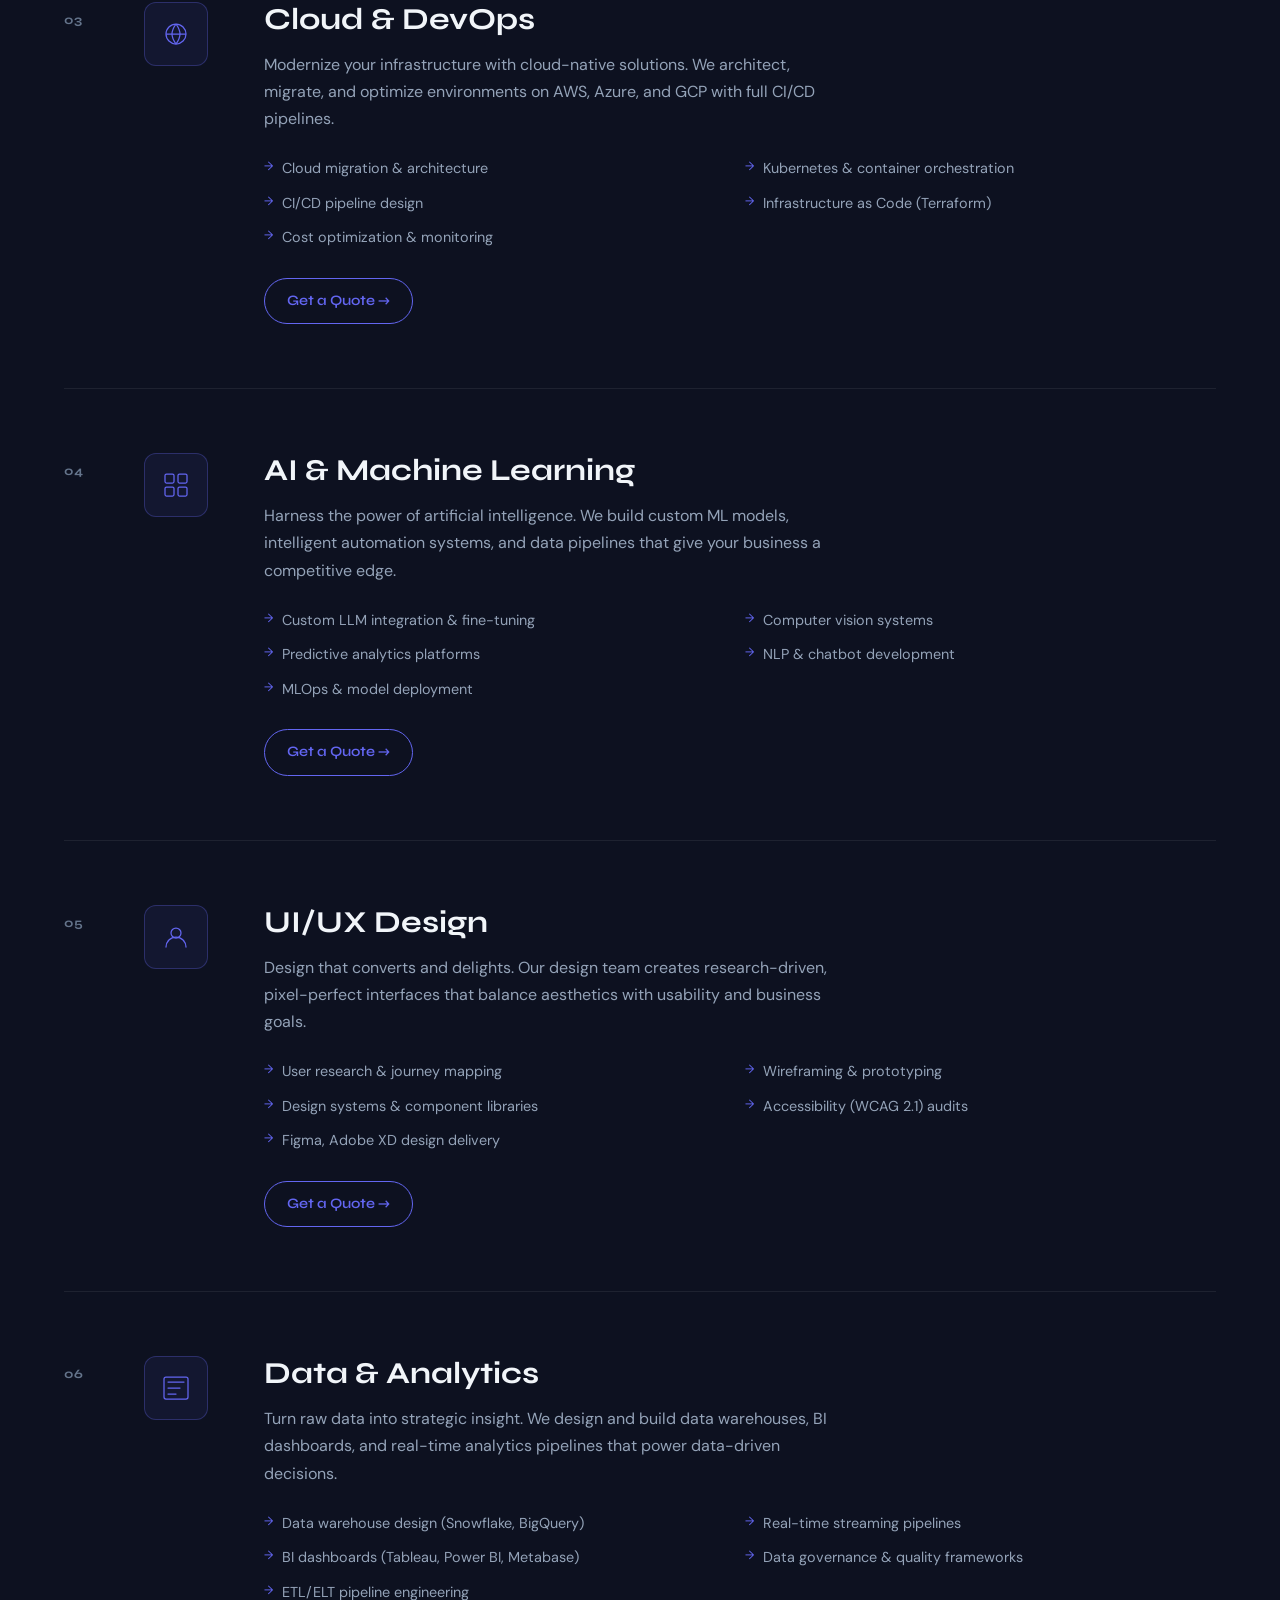
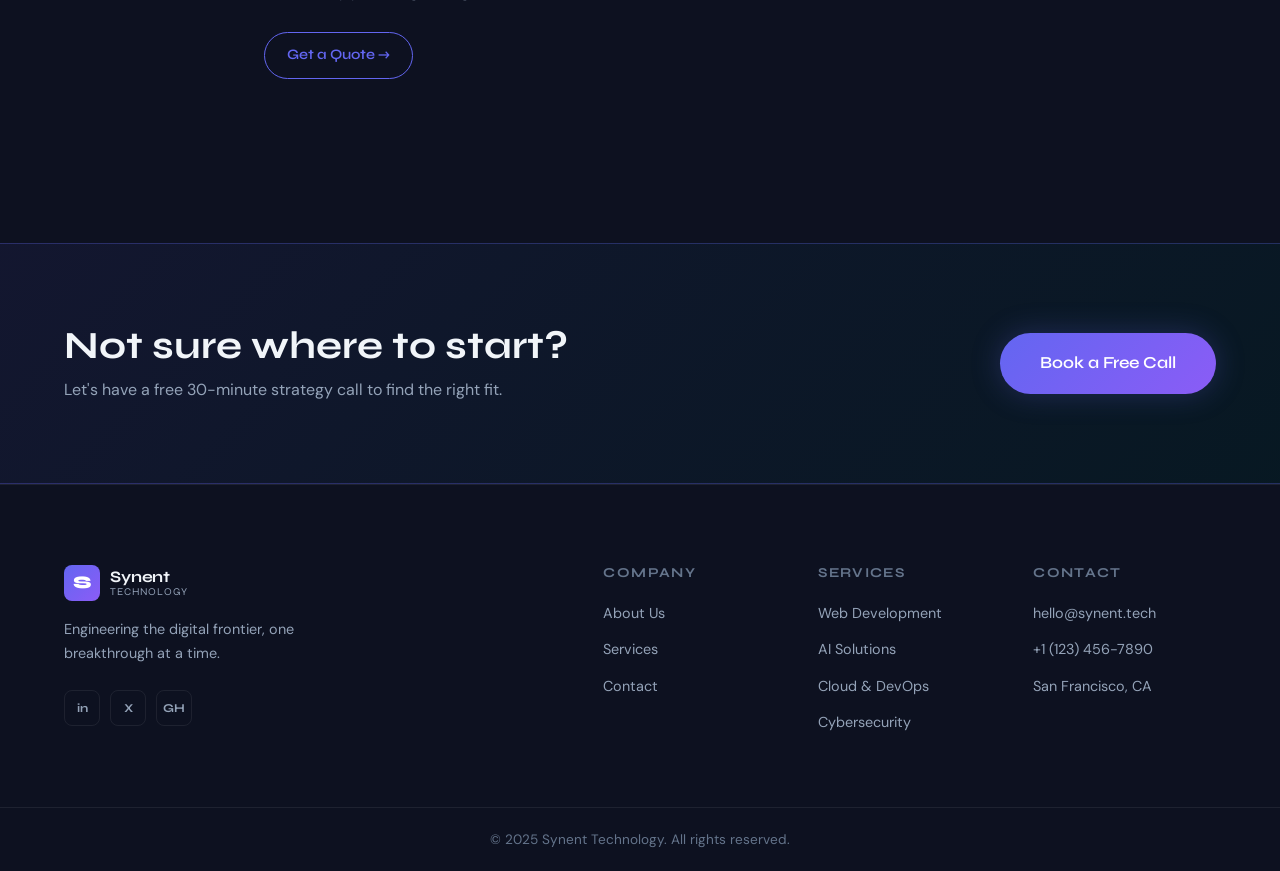
<file: Services.html>
<!DOCTYPE html>
<html lang="en">
<head>
  <meta charset="UTF-8" />
  <meta name="viewport" content="width=device-width, initial-scale=1.0" />
  <title>Synent Technology — Services</title>
  <link rel="stylesheet" href="style.css" />
  <link href="https://fonts.googleapis.com/css2?family=Syne:wght@400;600;700;800&family=DM+Sans:ital,wght@0,300;0,400;0,500;1,300&display=swap" rel="stylesheet" />
</head>
<body class="page-services">

  <!-- NAV -->
  <header class="site-header" id="site-header">
    <div class="container nav-inner">
      <a href="index.html" class="logo">
        <span class="logo-mark">S</span>
        <span class="logo-text">Synent<em>Technology</em></span>
      </a>
      <nav class="nav-links" id="nav-links">
        <a href="index.html" class="nav-link">Home</a>
        <a href="about.html" class="nav-link">About</a>
        <a href="services.html" class="nav-link active">Services</a>
        <a href="contact.html" class="nav-link">Contact</a>
      </nav>
      <a href="contact.html" class="btn btn-nav">Get Started</a>
      <button class="hamburger" id="hamburger" aria-label="Menu">
        <span></span><span></span><span></span>
      </button>
    </div>
  </header>

  <!-- PAGE HERO -->
  <section class="page-hero">
    <div class="hero-bg">
      <div class="orb orb-1"></div>
      <div class="orb orb-2"></div>
      <div class="grid-overlay"></div>
    </div>
    <div class="container page-hero-content">
      <p class="section-tag reveal">What We Offer</p>
      <h1 class="page-hero-title reveal">
        Services Built for <span class="gradient-text">Scale</span>
      </h1>
      <p class="page-hero-sub reveal">From strategy to execution — we deliver end-to-end technology services that drive measurable results.</p>
    </div>
  </section>

  <!-- SERVICES GRID -->
  <section class="section services-full-section">
    <div class="container">
      <div class="services-list">

        <div class="service-item reveal-card">
          <div class="service-number">01</div>
          <div class="service-body">
            <div class="service-icon-lg">
              <svg viewBox="0 0 64 64" fill="none"><rect x="8" y="12" width="48" height="34" rx="4" stroke="currentColor" stroke-width="2.5"/><path d="M20 46l-4 6M44 46l4 6M16 52h32" stroke="currentColor" stroke-width="2.5" stroke-linecap="round"/><path d="M20 28l5 5 10-10" stroke="currentColor" stroke-width="2.5" stroke-linecap="round" stroke-linejoin="round"/></svg>
            </div>
            <div class="service-info">
              <h2>Web & App Development</h2>
              <p>We design and develop high-performance web applications and mobile apps that deliver seamless experiences. From React SPAs to full-stack platforms, we build with precision and care.</p>
              <ul class="service-features">
                <li>Custom web application development</li>
                <li>Progressive Web Apps (PWA)</li>
                <li>E-commerce platforms</li>
                <li>API design and integration</li>
                <li>React, Vue, Node.js, Python expertise</li>
              </ul>
              <a href="contact.html" class="btn btn-outline">Get a Quote →</a>
            </div>
          </div>
        </div>

        <div class="service-item reveal-card">
          <div class="service-number">02</div>
          <div class="service-body">
            <div class="service-icon-lg">
              <svg viewBox="0 0 64 64" fill="none"><path d="M32 8L8 20v12c0 13.3 10.3 25.7 24 29 13.7-3.3 24-15.7 24-29V20L32 8z" stroke="currentColor" stroke-width="2.5" stroke-linejoin="round"/><path d="M22 32l7 7 13-14" stroke="currentColor" stroke-width="2.5" stroke-linecap="round" stroke-linejoin="round"/></svg>
            </div>
            <div class="service-info">
              <h2>Cybersecurity</h2>
              <p>Protect your digital assets with enterprise-grade security solutions. Our certified security experts audit, harden, and monitor your systems around the clock.</p>
              <ul class="service-features">
                <li>Security audits & penetration testing</li>
                <li>Zero-trust architecture design</li>
                <li>SIEM & threat monitoring</li>
                <li>Compliance (SOC2, ISO 27001, GDPR)</li>
                <li>Incident response planning</li>
              </ul>
              <a href="contact.html" class="btn btn-outline">Get a Quote →</a>
            </div>
          </div>
        </div>

        <div class="service-item reveal-card">
          <div class="service-number">03</div>
          <div class="service-body">
            <div class="service-icon-lg">
              <svg viewBox="0 0 64 64" fill="none"><path d="M32 12c-11 0-20 9-20 20s9 20 20 20 20-9 20-20-9-20-20-20z" stroke="currentColor" stroke-width="2.5"/><path d="M12 32h40M32 12c-5 7-8 13-8 20s3 13 8 20M32 12c5 7 8 13 8 20s-3 13-8 20" stroke="currentColor" stroke-width="2.5"/></svg>
            </div>
            <div class="service-info">
              <h2>Cloud & DevOps</h2>
              <p>Modernize your infrastructure with cloud-native solutions. We architect, migrate, and optimize environments on AWS, Azure, and GCP with full CI/CD pipelines.</p>
              <ul class="service-features">
                <li>Cloud migration & architecture</li>
                <li>Kubernetes & container orchestration</li>
                <li>CI/CD pipeline design</li>
                <li>Infrastructure as Code (Terraform)</li>
                <li>Cost optimization & monitoring</li>
              </ul>
              <a href="contact.html" class="btn btn-outline">Get a Quote →</a>
            </div>
          </div>
        </div>

        <div class="service-item reveal-card">
          <div class="service-number">04</div>
          <div class="service-body">
            <div class="service-icon-lg">
              <svg viewBox="0 0 64 64" fill="none"><rect x="10" y="10" width="18" height="18" rx="3" stroke="currentColor" stroke-width="2.5"/><rect x="36" y="10" width="18" height="18" rx="3" stroke="currentColor" stroke-width="2.5"/><rect x="10" y="36" width="18" height="18" rx="3" stroke="currentColor" stroke-width="2.5"/><rect x="36" y="36" width="18" height="18" rx="3" stroke="currentColor" stroke-width="2.5"/></svg>
            </div>
            <div class="service-info">
              <h2>AI & Machine Learning</h2>
              <p>Harness the power of artificial intelligence. We build custom ML models, intelligent automation systems, and data pipelines that give your business a competitive edge.</p>
              <ul class="service-features">
                <li>Custom LLM integration & fine-tuning</li>
                <li>Computer vision systems</li>
                <li>Predictive analytics platforms</li>
                <li>NLP & chatbot development</li>
                <li>MLOps & model deployment</li>
              </ul>
              <a href="contact.html" class="btn btn-outline">Get a Quote →</a>
            </div>
          </div>
        </div>

        <div class="service-item reveal-card">
          <div class="service-number">05</div>
          <div class="service-body">
            <div class="service-icon-lg">
              <svg viewBox="0 0 64 64" fill="none"><circle cx="32" cy="24" r="10" stroke="currentColor" stroke-width="2.5"/><path d="M12 52c0-11 9-20 20-20s20 9 20 20" stroke="currentColor" stroke-width="2.5" stroke-linecap="round"/></svg>
            </div>
            <div class="service-info">
              <h2>UI/UX Design</h2>
              <p>Design that converts and delights. Our design team creates research-driven, pixel-perfect interfaces that balance aesthetics with usability and business goals.</p>
              <ul class="service-features">
                <li>User research & journey mapping</li>
                <li>Wireframing & prototyping</li>
                <li>Design systems & component libraries</li>
                <li>Accessibility (WCAG 2.1) audits</li>
                <li>Figma, Adobe XD design delivery</li>
              </ul>
              <a href="contact.html" class="btn btn-outline">Get a Quote →</a>
            </div>
          </div>
        </div>

        <div class="service-item reveal-card">
          <div class="service-number">06</div>
          <div class="service-body">
            <div class="service-icon-lg">
              <svg viewBox="0 0 64 64" fill="none"><path d="M16 20h32M16 32h24M16 44h16" stroke="currentColor" stroke-width="2.5" stroke-linecap="round"/><rect x="8" y="10" width="48" height="44" rx="4" stroke="currentColor" stroke-width="2.5"/></svg>
            </div>
            <div class="service-info">
              <h2>Data & Analytics</h2>
              <p>Turn raw data into strategic insight. We design and build data warehouses, BI dashboards, and real-time analytics pipelines that power data-driven decisions.</p>
              <ul class="service-features">
                <li>Data warehouse design (Snowflake, BigQuery)</li>
                <li>Real-time streaming pipelines</li>
                <li>BI dashboards (Tableau, Power BI, Metabase)</li>
                <li>Data governance & quality frameworks</li>
                <li>ETL/ELT pipeline engineering</li>
              </ul>
              <a href="contact.html" class="btn btn-outline">Get a Quote →</a>
            </div>
          </div>
        </div>

      </div>
    </div>
  </section>

  <!-- CTA BANNER -->
  <section class="cta-band">
    <div class="container cta-inner">
      <div class="cta-text">
        <h2>Not sure where to start?</h2>
        <p>Let's have a free 30-minute strategy call to find the right fit.</p>
      </div>
      <a href="contact.html" class="btn btn-primary btn-lg">Book a Free Call</a>
    </div>
  </section>

  <!-- FOOTER -->
  <footer class="site-footer">
    <div class="container footer-inner">
      <div class="footer-brand">
        <a href="index.html" class="logo">
          <span class="logo-mark">S</span>
          <span class="logo-text">Synent<em>Technology</em></span>
        </a>
        <p>Engineering the digital frontier, one breakthrough at a time.</p>
        <div class="social-links">
          <a href="#" aria-label="LinkedIn">in</a>
          <a href="#" aria-label="Twitter">X</a>
          <a href="#" aria-label="GitHub">GH</a>
        </div>
      </div>
      <div class="footer-links">
        <div class="footer-col">
          <h4>Company</h4>
          <a href="about.html">About Us</a>
          <a href="services.html">Services</a>
          <a href="contact.html">Contact</a>
        </div>
        <div class="footer-col">
          <h4>Services</h4>
          <a href="services.html">Web Development</a>
          <a href="services.html">AI Solutions</a>
          <a href="services.html">Cloud & DevOps</a>
          <a href="services.html">Cybersecurity</a>
        </div>
        <div class="footer-col">
          <h4>Contact</h4>
          <a href="mailto:hello@synent.tech">hello@synent.tech</a>
          <a href="tel:+11234567890">+1 (123) 456-7890</a>
          <span>San Francisco, CA</span>
        </div>
      </div>
    </div>
    <div class="footer-bottom">
      <p>© 2025 Synent Technology. All rights reserved.</p>
    </div>
  </footer>

  <script src="script.js"></script>
</body>
</html>
</file>
<file: style.css>
/* ============================================
   SYNENT TECHNOLOGY — style.css
   Aesthetic: Dark luxury tech with electric accents
   ============================================ */

/* === RESET & BASE === */
*, *::before, *::after { box-sizing: border-box; margin: 0; padding: 0; }

:root {
  --bg:           #080b14;
  --bg-2:         #0d1120;
  --bg-3:         #111827;
  --surface:      #161d2e;
  --surface-2:    #1e2740;
  --border:       rgba(255,255,255,0.07);
  --border-glow:  rgba(99,102,241,0.3);

  --accent:       #6366f1;
  --accent-2:     #8b5cf6;
  --accent-3:     #06b6d4;
  --glow:         rgba(99,102,241,0.25);

  --text:         #f1f5f9;
  --text-2:       #94a3b8;
  --text-3:       #64748b;

  --font-display: 'Syne', sans-serif;
  --font-body:    'DM Sans', sans-serif;

  --radius:       12px;
  --radius-lg:    20px;
  --transition:   0.3s cubic-bezier(0.4, 0, 0.2, 1);
}

html { scroll-behavior: smooth; }

body {
  font-family: var(--font-body);
  background: var(--bg);
  color: var(--text);
  line-height: 1.7;
  overflow-x: hidden;
  -webkit-font-smoothing: antialiased;
}

a { color: inherit; text-decoration: none; }
img { max-width: 100%; }
svg { display: block; }

.container {
  width: 90%;
  max-width: 1200px;
  margin: 0 auto;
}

/* === TYPOGRAPHY === */
h1, h2, h3, h4 { font-family: var(--font-display); font-weight: 700; line-height: 1.15; }
h1 { font-size: clamp(2.4rem, 5.5vw, 4.5rem); font-weight: 800; }
h2 { font-size: clamp(1.8rem, 3.5vw, 3rem); }
h3 { font-size: 1.25rem; font-weight: 700; }

.gradient-text {
  background: linear-gradient(135deg, var(--accent), var(--accent-3));
  -webkit-background-clip: text;
  -webkit-text-fill-color: transparent;
  background-clip: text;
}

/* === BUTTONS === */
.btn {
  display: inline-flex;
  align-items: center;
  gap: 8px;
  padding: 12px 28px;
  border-radius: 999px;
  font-family: var(--font-display);
  font-weight: 600;
  font-size: 0.95rem;
  border: none;
  cursor: pointer;
  transition: var(--transition);
  white-space: nowrap;
}

.btn-primary {
  background: linear-gradient(135deg, var(--accent), var(--accent-2));
  color: #fff;
  box-shadow: 0 0 30px var(--glow);
}
.btn-primary:hover {
  transform: translateY(-2px);
  box-shadow: 0 0 50px rgba(99,102,241,0.5);
}

.btn-ghost {
  background: transparent;
  color: var(--text);
  border: 1.5px solid var(--border);
}
.btn-ghost:hover {
  border-color: var(--accent);
  color: var(--accent);
  background: rgba(99,102,241,0.06);
}

.btn-outline {
  background: transparent;
  color: var(--accent);
  border: 1.5px solid var(--accent);
  padding: 10px 22px;
  font-size: 0.9rem;
}
.btn-outline:hover {
  background: var(--accent);
  color: #fff;
}

.btn-nav {
  background: rgba(99,102,241,0.12);
  color: var(--accent);
  border: 1px solid var(--border-glow);
  padding: 9px 22px;
  font-size: 0.88rem;
}
.btn-nav:hover {
  background: var(--accent);
  color: #fff;
}

.btn-lg { padding: 16px 40px; font-size: 1.05rem; }
.btn-full { width: 100%; justify-content: center; }

/* === HEADER / NAV === */
.site-header {
  position: fixed;
  top: 0;
  left: 0;
  right: 0;
  z-index: 100;
  padding: 18px 0;
  transition: var(--transition);
}
.site-header.scrolled {
  background: rgba(8,11,20,0.92);
  backdrop-filter: blur(24px);
  -webkit-backdrop-filter: blur(24px);
  border-bottom: 1px solid var(--border);
  padding: 12px 0;
}

.nav-inner {
  display: flex;
  align-items: center;
  gap: 40px;
}

.logo {
  display: flex;
  align-items: center;
  gap: 10px;
  flex-shrink: 0;
}
.logo-mark {
  width: 36px;
  height: 36px;
  background: linear-gradient(135deg, var(--accent), var(--accent-2));
  border-radius: 8px;
  display: grid;
  place-items: center;
  font-family: var(--font-display);
  font-weight: 800;
  font-size: 1.1rem;
  color: #fff;
}
.logo-text {
  font-family: var(--font-display);
  font-weight: 700;
  font-size: 1rem;
  letter-spacing: -0.01em;
  display: flex;
  flex-direction: column;
  line-height: 1.1;
  color: var(--text);
}
.logo-text em {
  font-style: normal;
  font-weight: 400;
  font-size: 0.65rem;
  color: var(--text-2);
  letter-spacing: 0.1em;
  text-transform: uppercase;
}

.nav-links {
  display: flex;
  gap: 8px;
  margin-left: auto;
}
.nav-link {
  padding: 6px 16px;
  border-radius: 999px;
  font-size: 0.9rem;
  font-family: var(--font-display);
  font-weight: 600;
  color: var(--text-2);
  transition: var(--transition);
}
.nav-link:hover, .nav-link.active {
  color: var(--text);
  background: rgba(255,255,255,0.06);
}
.nav-link.active { color: var(--accent); }

.hamburger {
  display: none;
  flex-direction: column;
  gap: 5px;
  background: none;
  border: none;
  cursor: pointer;
  padding: 4px;
  margin-left: auto;
}
.hamburger span {
  display: block;
  width: 24px;
  height: 2px;
  background: var(--text);
  border-radius: 2px;
  transition: var(--transition);
}

/* === HERO BG === */
.hero-bg {
  position: absolute;
  inset: 0;
  overflow: hidden;
  pointer-events: none;
}
.orb {
  position: absolute;
  border-radius: 50%;
  filter: blur(90px);
  opacity: 0.4;
}
.orb-1 {
  width: 600px;
  height: 600px;
  background: radial-gradient(circle, var(--accent), transparent);
  top: -200px;
  right: -100px;
  animation: float 8s ease-in-out infinite;
}
.orb-2 {
  width: 400px;
  height: 400px;
  background: radial-gradient(circle, var(--accent-3), transparent);
  bottom: -100px;
  left: -50px;
  animation: float 12s ease-in-out infinite reverse;
}
@keyframes float {
  0%, 100% { transform: translate(0, 0); }
  50%       { transform: translate(30px, -30px); }
}
.grid-overlay {
  position: absolute;
  inset: 0;
  background-image:
    linear-gradient(rgba(99,102,241,0.04) 1px, transparent 1px),
    linear-gradient(90deg, rgba(99,102,241,0.04) 1px, transparent 1px);
  background-size: 60px 60px;
}

/* === HERO (HOME) === */
.hero {
  position: relative;
  min-height: 100vh;
  display: flex;
  align-items: center;
  padding: 120px 0 80px;
}
.hero-content {
  position: relative;
  z-index: 2;
  max-width: 860px;
}
.hero-badge {
  display: inline-flex;
  align-items: center;
  gap: 8px;
  background: rgba(99,102,241,0.12);
  border: 1px solid var(--border-glow);
  color: var(--accent);
  padding: 6px 16px;
  border-radius: 999px;
  font-size: 0.85rem;
  font-family: var(--font-display);
  font-weight: 600;
  letter-spacing: 0.03em;
  margin-bottom: 28px;
}
.hero-title {
  margin-bottom: 24px;
  letter-spacing: -0.02em;
}
.hero-sub {
  font-size: 1.15rem;
  color: var(--text-2);
  max-width: 560px;
  margin-bottom: 40px;
  font-weight: 300;
}
.hero-cta {
  display: flex;
  gap: 16px;
  flex-wrap: wrap;
  margin-bottom: 60px;
}
.hero-stats {
  display: flex;
  gap: 0;
  align-items: center;
  flex-wrap: wrap;
  gap: 8px;
}
.stat { text-align: left; padding: 0 32px; }
.stat:first-child { padding-left: 0; }
.stat span.stat-num {
  font-family: var(--font-display);
  font-size: 2.4rem;
  font-weight: 800;
  background: linear-gradient(135deg, var(--text), var(--accent));
  -webkit-background-clip: text;
  -webkit-text-fill-color: transparent;
  background-clip: text;
}
.stat > span:not(.stat-num) {
  font-family: var(--font-display);
  font-size: 2.4rem;
  font-weight: 800;
  color: var(--accent);
}
.stat p { font-size: 0.85rem; color: var(--text-3); margin-top: 2px; }
.stat-divider {
  width: 1px;
  height: 48px;
  background: var(--border);
  flex-shrink: 0;
}

.hero-scroll-indicator {
  position: absolute;
  bottom: 40px;
  left: 50%;
  transform: translateX(-50%);
  display: flex;
  flex-direction: column;
  align-items: center;
  gap: 8px;
  z-index: 2;
}
.scroll-line {
  width: 1px;
  height: 48px;
  background: linear-gradient(to bottom, transparent, var(--accent));
  animation: scrollAnim 2s ease-in-out infinite;
}
@keyframes scrollAnim {
  0%, 100% { opacity: 1; transform: scaleY(1); }
  50%       { opacity: 0.4; transform: scaleY(0.5); }
}
.hero-scroll-indicator span {
  font-size: 0.7rem;
  letter-spacing: 0.15em;
  text-transform: uppercase;
  color: var(--text-3);
  font-family: var(--font-display);
}

/* === PAGE HERO (inner pages) === */
.page-hero {
  position: relative;
  padding: 160px 0 100px;
  text-align: center;
  overflow: hidden;
}
.page-hero-content { position: relative; z-index: 2; }
.page-hero-title {
  margin: 12px auto 20px;
  max-width: 800px;
}
.page-hero-sub {
  font-size: 1.1rem;
  color: var(--text-2);
  max-width: 520px;
  margin: 0 auto;
  font-weight: 300;
}

/* === SECTION SHARED === */
.section { padding: 100px 0; }
.section-header { text-align: center; margin-bottom: 64px; }
.section-tag {
  font-family: var(--font-display);
  font-weight: 600;
  font-size: 0.78rem;
  letter-spacing: 0.2em;
  text-transform: uppercase;
  color: var(--accent);
  margin-bottom: 12px;
}
.section-title { margin-bottom: 16px; }
.section-sub { color: var(--text-2); max-width: 500px; margin: 0 auto; }

/* === MARQUEE === */
.marquee-band {
  background: var(--surface);
  border-top: 1px solid var(--border);
  border-bottom: 1px solid var(--border);
  padding: 18px 0;
  overflow: hidden;
}
.marquee-track {
  display: flex;
  gap: 32px;
  white-space: nowrap;
  animation: marquee 28s linear infinite;
  width: max-content;
}
.marquee-track span {
  font-family: var(--font-display);
  font-size: 0.88rem;
  font-weight: 600;
  color: var(--text-2);
  letter-spacing: 0.05em;
}
.marquee-track .dot { color: var(--accent); font-size: 0.6rem; line-height: 1.5; }
@keyframes marquee {
  from { transform: translateX(0); }
  to   { transform: translateX(-50%); }
}

/* === FEATURES GRID === */
.features-grid {
  display: grid;
  grid-template-columns: repeat(2, 1fr);
  gap: 24px;
}
.feature-card {
  background: var(--surface);
  border: 1px solid var(--border);
  border-radius: var(--radius-lg);
  padding: 36px;
  transition: var(--transition);
  position: relative;
  overflow: hidden;
}
.feature-card::before {
  content: '';
  position: absolute;
  inset: 0;
  background: linear-gradient(135deg, rgba(99,102,241,0.04), transparent);
  opacity: 0;
  transition: var(--transition);
}
.feature-card:hover { border-color: var(--border-glow); transform: translateY(-4px); }
.feature-card:hover::before { opacity: 1; }

.feature-icon {
  width: 52px;
  height: 52px;
  background: rgba(99,102,241,0.1);
  border-radius: 12px;
  display: grid;
  place-items: center;
  margin-bottom: 20px;
  color: var(--accent);
}
.feature-icon svg { width: 26px; height: 26px; }
.feature-card h3 { margin-bottom: 12px; font-size: 1.15rem; }
.feature-card p { color: var(--text-2); font-size: 0.95rem; margin-bottom: 20px; }
.card-link {
  font-family: var(--font-display);
  font-size: 0.85rem;
  font-weight: 600;
  color: var(--accent);
  transition: var(--transition);
}
.card-link:hover { letter-spacing: 0.02em; }

/* === CTA BAND === */
.cta-band {
  background: linear-gradient(135deg, rgba(99,102,241,0.12), rgba(6,182,212,0.08));
  border-top: 1px solid var(--border-glow);
  border-bottom: 1px solid var(--border-glow);
  padding: 80px 0;
}
.cta-inner {
  display: flex;
  align-items: center;
  justify-content: space-between;
  gap: 40px;
  flex-wrap: wrap;
}
.cta-text h2 { font-size: clamp(1.5rem, 3vw, 2.4rem); margin-bottom: 8px; }
.cta-text p { color: var(--text-2); }

/* === TESTIMONIALS === */
.testimonials-grid {
  display: grid;
  grid-template-columns: repeat(3, 1fr);
  gap: 24px;
}
.testimonial-card {
  background: var(--surface);
  border: 1px solid var(--border);
  border-radius: var(--radius-lg);
  padding: 36px;
  transition: var(--transition);
}
.testimonial-featured {
  background: linear-gradient(135deg, rgba(99,102,241,0.15), rgba(6,182,212,0.08));
  border-color: var(--border-glow);
  transform: translateY(-8px);
}
.testimonial-card:hover { border-color: var(--border-glow); }
.stars { color: #f59e0b; font-size: 1rem; margin-bottom: 16px; letter-spacing: 2px; }
.testimonial-card p { color: var(--text-2); font-style: italic; margin-bottom: 24px; font-size: 0.95rem; }
.testimonial-author { display: flex; align-items: center; gap: 12px; }
.author-avatar {
  width: 44px;
  height: 44px;
  border-radius: 50%;
  background: linear-gradient(135deg, var(--accent), var(--accent-3));
  display: grid;
  place-items: center;
  font-family: var(--font-display);
  font-weight: 700;
  font-size: 0.85rem;
  flex-shrink: 0;
}
.testimonial-author strong { display: block; font-family: var(--font-display); font-size: 0.95rem; }
.testimonial-author span { font-size: 0.8rem; color: var(--text-3); }

/* === MISSION SECTION (About) === */
.mission-section { background: var(--bg-2); }
.mission-grid {
  display: grid;
  grid-template-columns: 1fr 1fr;
  gap: 80px;
  align-items: center;
}
.mission-visual { position: relative; }
.mission-image-wrap { position: relative; height: 480px; }
.mission-accent-box {
  position: absolute;
  width: 300px;
  height: 360px;
  border: 2px solid var(--border-glow);
  border-radius: var(--radius-lg);
  top: 20px;
  left: 20px;
  background: rgba(99,102,241,0.04);
}
.mission-photo {
  position: absolute;
  width: 300px;
  height: 360px;
  border-radius: var(--radius-lg);
  overflow: hidden;
  top: 0;
  left: 0;
  background: var(--surface);
  border: 1px solid var(--border);
}
.mission-photo-inner {
  width: 100%;
  height: 100%;
  position: relative;
  background: linear-gradient(135deg, var(--surface), var(--surface-2));
  display: flex;
  align-items: flex-end;
  padding: 24px;
}
.mission-pattern {
  position: absolute;
  inset: 0;
  background-image:
    linear-gradient(rgba(99,102,241,0.08) 1px, transparent 1px),
    linear-gradient(90deg, rgba(99,102,241,0.08) 1px, transparent 1px);
  background-size: 30px 30px;
}
.mission-overlay-text {
  font-family: var(--font-display);
  font-size: 2rem;
  font-weight: 800;
  background: linear-gradient(135deg, var(--accent), var(--accent-3));
  -webkit-background-clip: text;
  -webkit-text-fill-color: transparent;
  background-clip: text;
  position: relative;
  z-index: 1;
}
.mission-content h2 { margin: 12px 0 20px; }
.mission-content p { color: var(--text-2); margin-bottom: 16px; }
.mission-values { margin-top: 32px; display: flex; flex-direction: column; gap: 20px; }
.value-item { display: flex; gap: 16px; align-items: flex-start; }
.value-icon { font-size: 1.4rem; flex-shrink: 0; margin-top: 2px; }
.value-item strong { font-family: var(--font-display); font-size: 1rem; display: block; margin-bottom: 4px; }
.value-item p { color: var(--text-2); font-size: 0.9rem; margin: 0; }

/* === TIMELINE === */
.timeline { position: relative; max-width: 760px; margin: 0 auto; }
.timeline::before {
  content: '';
  position: absolute;
  left: 80px;
  top: 0;
  bottom: 0;
  width: 1px;
  background: linear-gradient(to bottom, transparent, var(--border-glow), transparent);
}
.timeline-item {
  display: grid;
  grid-template-columns: 120px 1fr;
  gap: 32px;
  padding: 32px 0;
  position: relative;
}
.timeline-item::after {
  content: '';
  position: absolute;
  left: 74px;
  top: 40px;
  width: 13px;
  height: 13px;
  border-radius: 50%;
  background: var(--accent);
  box-shadow: 0 0 20px var(--glow);
}
.timeline-year {
  font-family: var(--font-display);
  font-weight: 800;
  font-size: 1.3rem;
  color: var(--accent);
  text-align: right;
  padding-top: 4px;
}
.timeline-content h3 { margin-bottom: 8px; }
.timeline-content p { color: var(--text-2); font-size: 0.95rem; }

/* === TEAM === */
.team-grid {
  display: grid;
  grid-template-columns: repeat(4, 1fr);
  gap: 24px;
}
.team-card {
  background: var(--surface);
  border: 1px solid var(--border);
  border-radius: var(--radius-lg);
  padding: 32px 24px;
  text-align: center;
  transition: var(--transition);
}
.team-card:hover { border-color: var(--border-glow); transform: translateY(-4px); }
.team-avatar {
  width: 72px;
  height: 72px;
  border-radius: 50%;
  display: grid;
  place-items: center;
  margin: 0 auto 16px;
  font-family: var(--font-display);
  font-weight: 800;
  font-size: 1.2rem;
  color: #fff;
}
.team-card h3 { font-size: 1.05rem; margin-bottom: 4px; }
.team-role { font-size: 0.8rem; color: var(--accent); font-family: var(--font-display); font-weight: 600; margin-bottom: 12px; }
.team-bio { font-size: 0.88rem; color: var(--text-2); }

/* === SERVICES PAGE === */
.services-full-section { background: var(--bg-2); }
.services-list { display: flex; flex-direction: column; gap: 0; }
.service-item {
  display: grid;
  grid-template-columns: 80px 1fr;
  gap: 0;
  padding: 64px 0;
  border-bottom: 1px solid var(--border);
  transition: var(--transition);
}
.service-item:last-child { border-bottom: none; }
.service-number {
  font-family: var(--font-display);
  font-size: 0.8rem;
  font-weight: 700;
  color: var(--text-3);
  letter-spacing: 0.1em;
  padding-top: 8px;
}
.service-body {
  display: grid;
  grid-template-columns: 80px 1fr;
  gap: 40px;
  align-items: flex-start;
}
.service-icon-lg {
  width: 64px;
  height: 64px;
  background: rgba(99,102,241,0.08);
  border: 1px solid var(--border-glow);
  border-radius: var(--radius);
  display: grid;
  place-items: center;
  color: var(--accent);
  flex-shrink: 0;
}
.service-icon-lg svg { width: 32px; height: 32px; }
.service-info h2 { font-size: 1.9rem; margin-bottom: 14px; }
.service-info > p { color: var(--text-2); max-width: 580px; margin-bottom: 24px; }
.service-features {
  list-style: none;
  display: grid;
  grid-template-columns: repeat(2, 1fr);
  gap: 10px;
  margin-bottom: 28px;
}
.service-features li {
  font-size: 0.9rem;
  color: var(--text-2);
  padding-left: 18px;
  position: relative;
}
.service-features li::before {
  content: '→';
  position: absolute;
  left: 0;
  color: var(--accent);
  font-size: 0.75rem;
}

/* === CONTACT PAGE === */
.contact-section { padding: 80px 0 120px; }
.contact-grid {
  display: grid;
  grid-template-columns: 1fr 1.4fr;
  gap: 80px;
  align-items: flex-start;
}
.contact-info h2 { font-size: 2rem; margin-bottom: 16px; }
.contact-info > p { color: var(--text-2); margin-bottom: 40px; }
.contact-items { display: flex; flex-direction: column; gap: 24px; margin-bottom: 40px; }
.contact-item { display: flex; gap: 16px; align-items: flex-start; }
.contact-item-icon {
  width: 44px;
  height: 44px;
  background: rgba(99,102,241,0.08);
  border: 1px solid var(--border);
  border-radius: 10px;
  display: grid;
  place-items: center;
  flex-shrink: 0;
  color: var(--accent);
}
.contact-item-icon svg { width: 20px; height: 20px; }
.contact-item strong { display: block; font-family: var(--font-display); font-size: 0.9rem; margin-bottom: 4px; }
.contact-item a, .contact-item span { font-size: 0.9rem; color: var(--text-2); }
.contact-item a:hover { color: var(--accent); }
.contact-social p { font-family: var(--font-display); font-size: 0.85rem; font-weight: 600; color: var(--text-2); margin-bottom: 12px; }

/* FORM */
.contact-form-wrap {
  background: var(--surface);
  border: 1px solid var(--border);
  border-radius: var(--radius-lg);
  padding: 48px 40px;
}
.contact-form { display: flex; flex-direction: column; gap: 20px; position: relative; }
.form-row { display: grid; grid-template-columns: 1fr 1fr; gap: 20px; }
.form-group { display: flex; flex-direction: column; gap: 6px; }
label {
  font-family: var(--font-display);
  font-size: 0.85rem;
  font-weight: 600;
  color: var(--text-2);
}
input, select, textarea {
  background: var(--bg-3);
  border: 1.5px solid var(--border);
  border-radius: var(--radius);
  color: var(--text);
  font-family: var(--font-body);
  font-size: 0.95rem;
  padding: 12px 16px;
  transition: var(--transition);
  outline: none;
  width: 100%;
  -webkit-appearance: none;
}
input::placeholder, textarea::placeholder { color: var(--text-3); }
input:focus, select:focus, textarea:focus {
  border-color: var(--accent);
  box-shadow: 0 0 0 3px var(--glow);
}
select { cursor: pointer; }
select option { background: var(--bg-3); }
textarea { resize: vertical; min-height: 120px; }

.form-success {
  display: none;
  align-items: center;
  gap: 12px;
  background: rgba(16,185,129,0.08);
  border: 1px solid rgba(16,185,129,0.3);
  border-radius: var(--radius);
  padding: 16px;
  font-size: 0.95rem;
  color: #10b981;
}
.form-success.visible { display: flex; }
.form-success svg { width: 24px; height: 24px; flex-shrink: 0; }

/* === FOOTER === */
.site-footer {
  background: var(--bg-2);
  border-top: 1px solid var(--border);
  padding: 80px 0 0;
}
.footer-inner {
  display: grid;
  grid-template-columns: 1.5fr 2fr;
  gap: 80px;
  padding-bottom: 60px;
}
.footer-brand p {
  color: var(--text-2);
  font-size: 0.9rem;
  margin: 16px 0 24px;
  max-width: 260px;
}
.footer-links { display: grid; grid-template-columns: repeat(3, 1fr); gap: 32px; }
.footer-col h4 {
  font-family: var(--font-display);
  font-size: 0.85rem;
  letter-spacing: 0.1em;
  text-transform: uppercase;
  color: var(--text-3);
  margin-bottom: 20px;
}
.footer-col a, .footer-col span {
  display: block;
  font-size: 0.9rem;
  color: var(--text-2);
  margin-bottom: 12px;
  transition: var(--transition);
}
.footer-col a:hover { color: var(--accent); }
.social-links { display: flex; gap: 10px; }
.social-links a {
  width: 36px;
  height: 36px;
  border: 1px solid var(--border);
  border-radius: 8px;
  display: grid;
  place-items: center;
  font-family: var(--font-display);
  font-size: 0.75rem;
  font-weight: 700;
  color: var(--text-2);
  transition: var(--transition);
}
.social-links a:hover {
  border-color: var(--accent);
  color: var(--accent);
  background: rgba(99,102,241,0.08);
}
.footer-bottom {
  border-top: 1px solid var(--border);
  padding: 20px 0;
  text-align: center;
}
.footer-bottom p { font-size: 0.85rem; color: var(--text-3); }

/* === ANIMATIONS === */
.reveal, .reveal-card {
  opacity: 0;
  transform: translateY(28px);
  transition: opacity 0.7s ease, transform 0.7s ease;
}
.reveal.visible, .reveal-card.visible {
  opacity: 1;
  transform: translateY(0);
}
.reveal-card:nth-child(2) { transition-delay: 0.1s; }
.reveal-card:nth-child(3) { transition-delay: 0.2s; }
.reveal-card:nth-child(4) { transition-delay: 0.3s; }

/* === RESPONSIVE === */
@media (max-width: 1024px) {
  .team-grid { grid-template-columns: repeat(2, 1fr); }
  .mission-grid { grid-template-columns: 1fr; gap: 48px; }
  .mission-visual { display: none; }
}

@media (max-width: 768px) {
  .features-grid { grid-template-columns: 1fr; }
  .testimonials-grid { grid-template-columns: 1fr; }
  .testimonial-featured { transform: none; }
  .contact-grid { grid-template-columns: 1fr; gap: 48px; }
  .footer-inner { grid-template-columns: 1fr; gap: 48px; }
  .footer-links { grid-template-columns: repeat(2, 1fr); }
  .cta-inner { flex-direction: column; text-align: center; }
  .service-body { grid-template-columns: 1fr; }
  .service-item { grid-template-columns: 1fr; }
  .service-number { display: none; }
  .service-features { grid-template-columns: 1fr; }
  .form-row { grid-template-columns: 1fr; }
  .contact-form-wrap { padding: 32px 24px; }
  .timeline::before { left: 60px; }
  .timeline-item { grid-template-columns: 90px 1fr; }
  .timeline-item::after { left: 54px; }
  .timeline-year { font-size: 1rem; }

  /* Mobile nav */
  .nav-links {
    position: fixed;
    top: 70px;
    left: 0;
    right: 0;
    background: rgba(8,11,20,0.97);
    backdrop-filter: blur(24px);
    -webkit-backdrop-filter: blur(24px);
    border-bottom: 1px solid var(--border);
    flex-direction: column;
    gap: 4px;
    padding: 20px 24px;
    transform: translateY(-110%);
    transition: transform 0.4s cubic-bezier(0.4,0,0.2,1);
    z-index: 99;
  }
  .nav-links.open { transform: translateY(0); }
  .hamburger { display: flex; }
  .btn-nav { display: none; }
}

@media (max-width: 480px) {
  .hero-stats { gap: 20px; flex-direction: column; align-items: flex-start; }
  .stat-divider { display: none; }
  .stat { padding: 0; }
  .hero-cta { flex-direction: column; }
  .hero-cta .btn { width: 100%; justify-content: center; }
  .team-grid { grid-template-columns: 1fr; }
  .footer-links { grid-template-columns: 1fr; }
}
</file>
